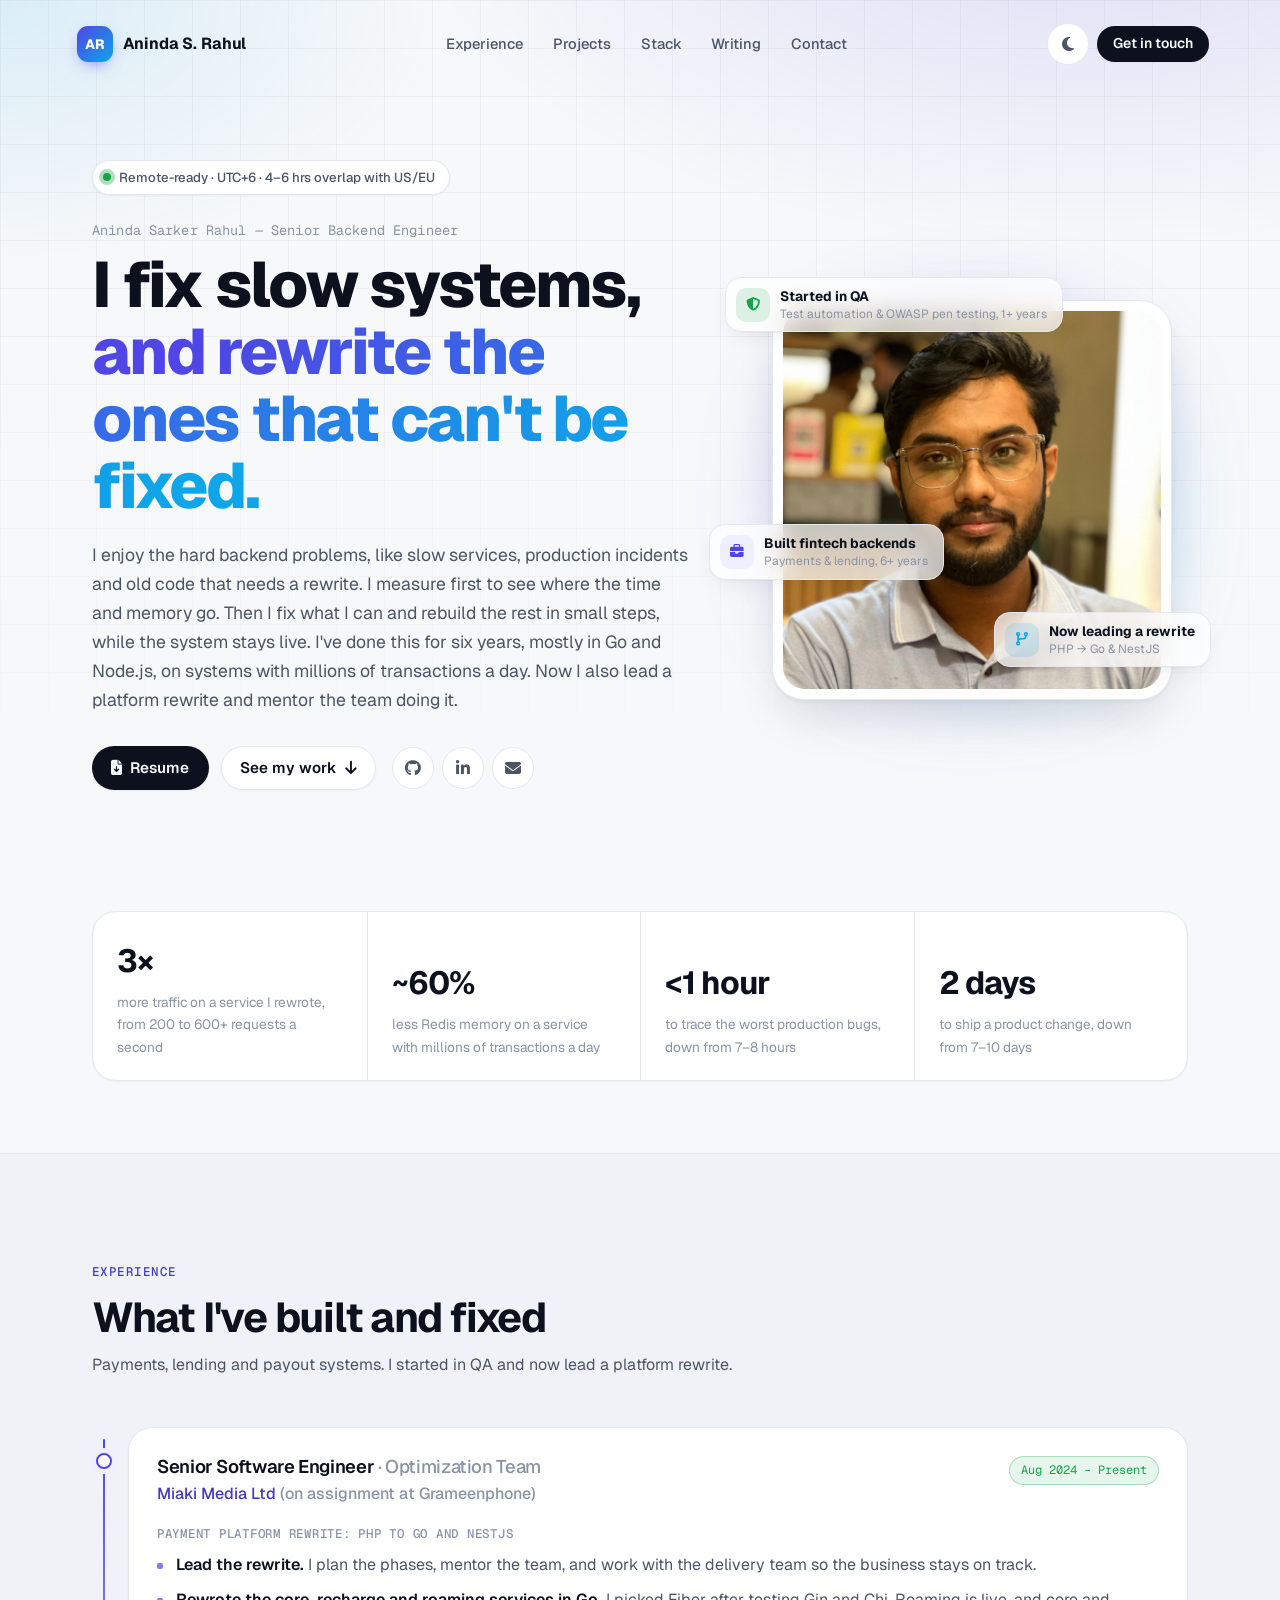
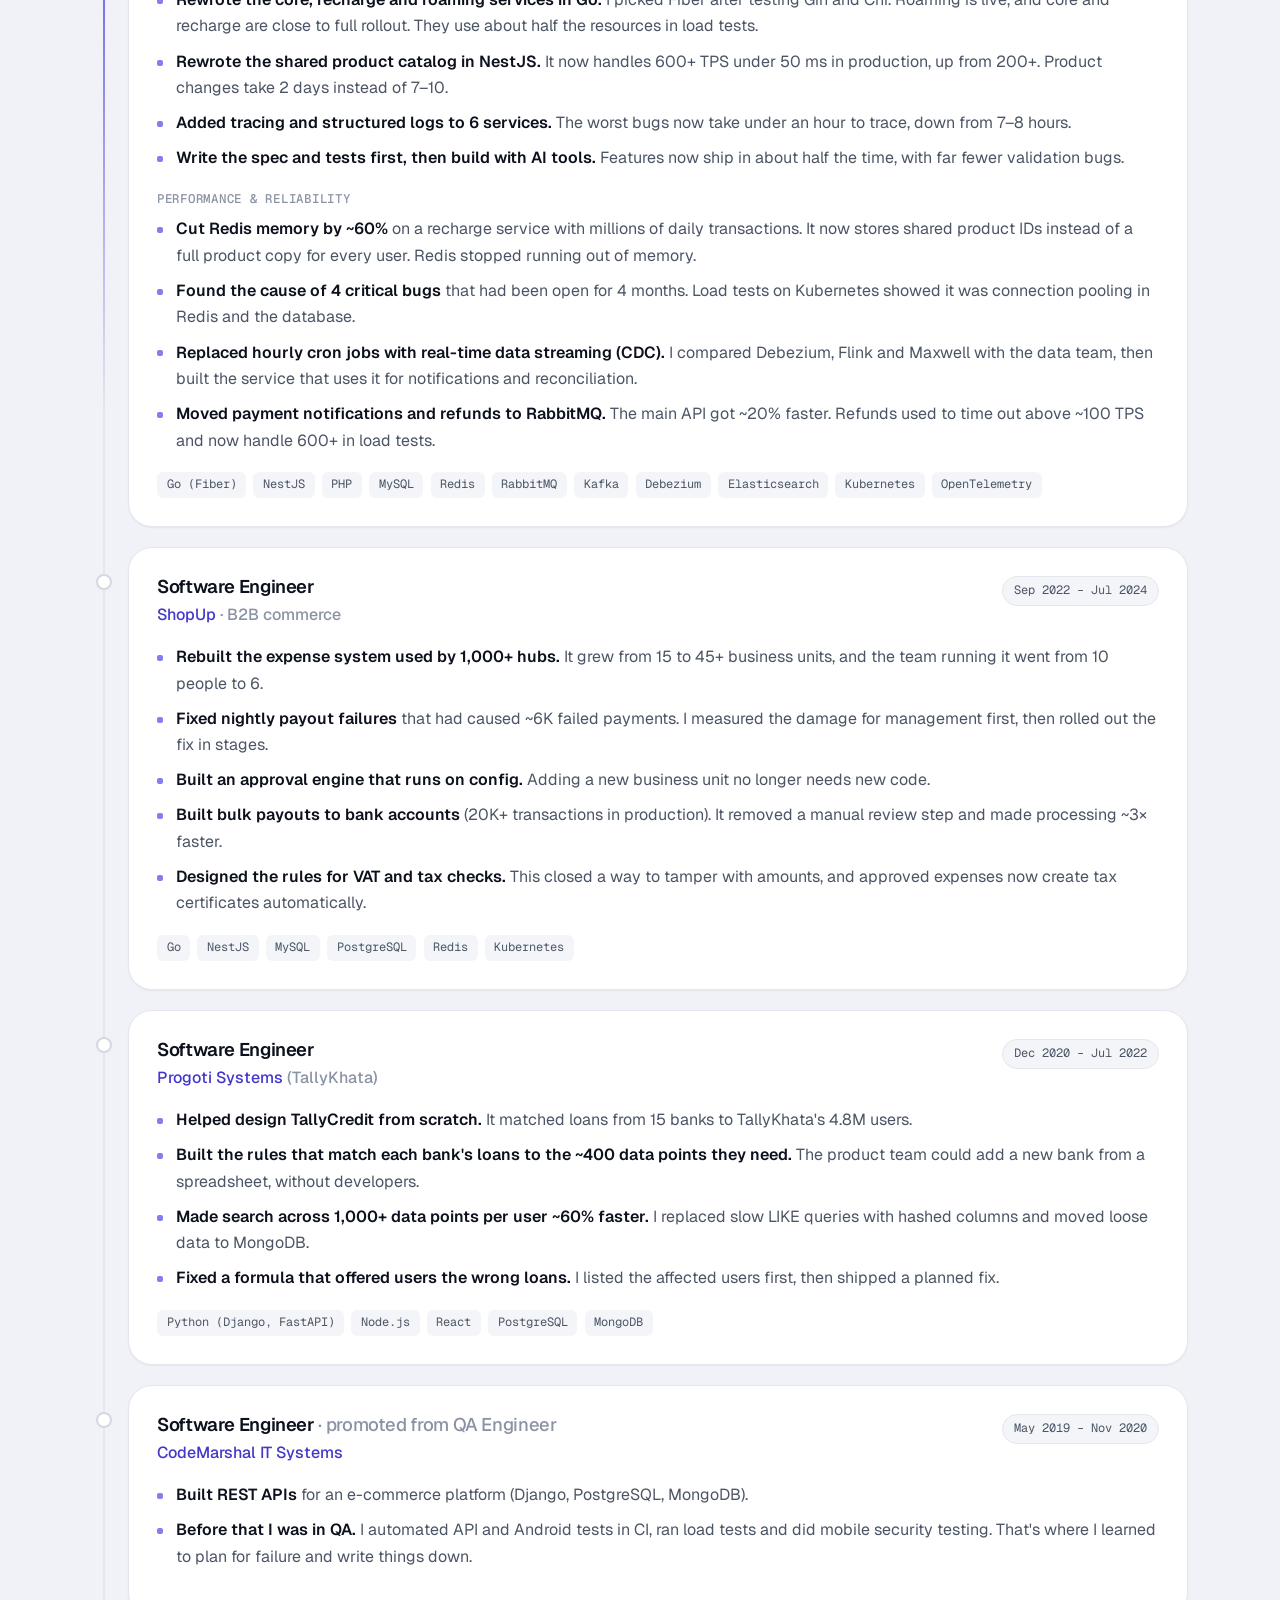
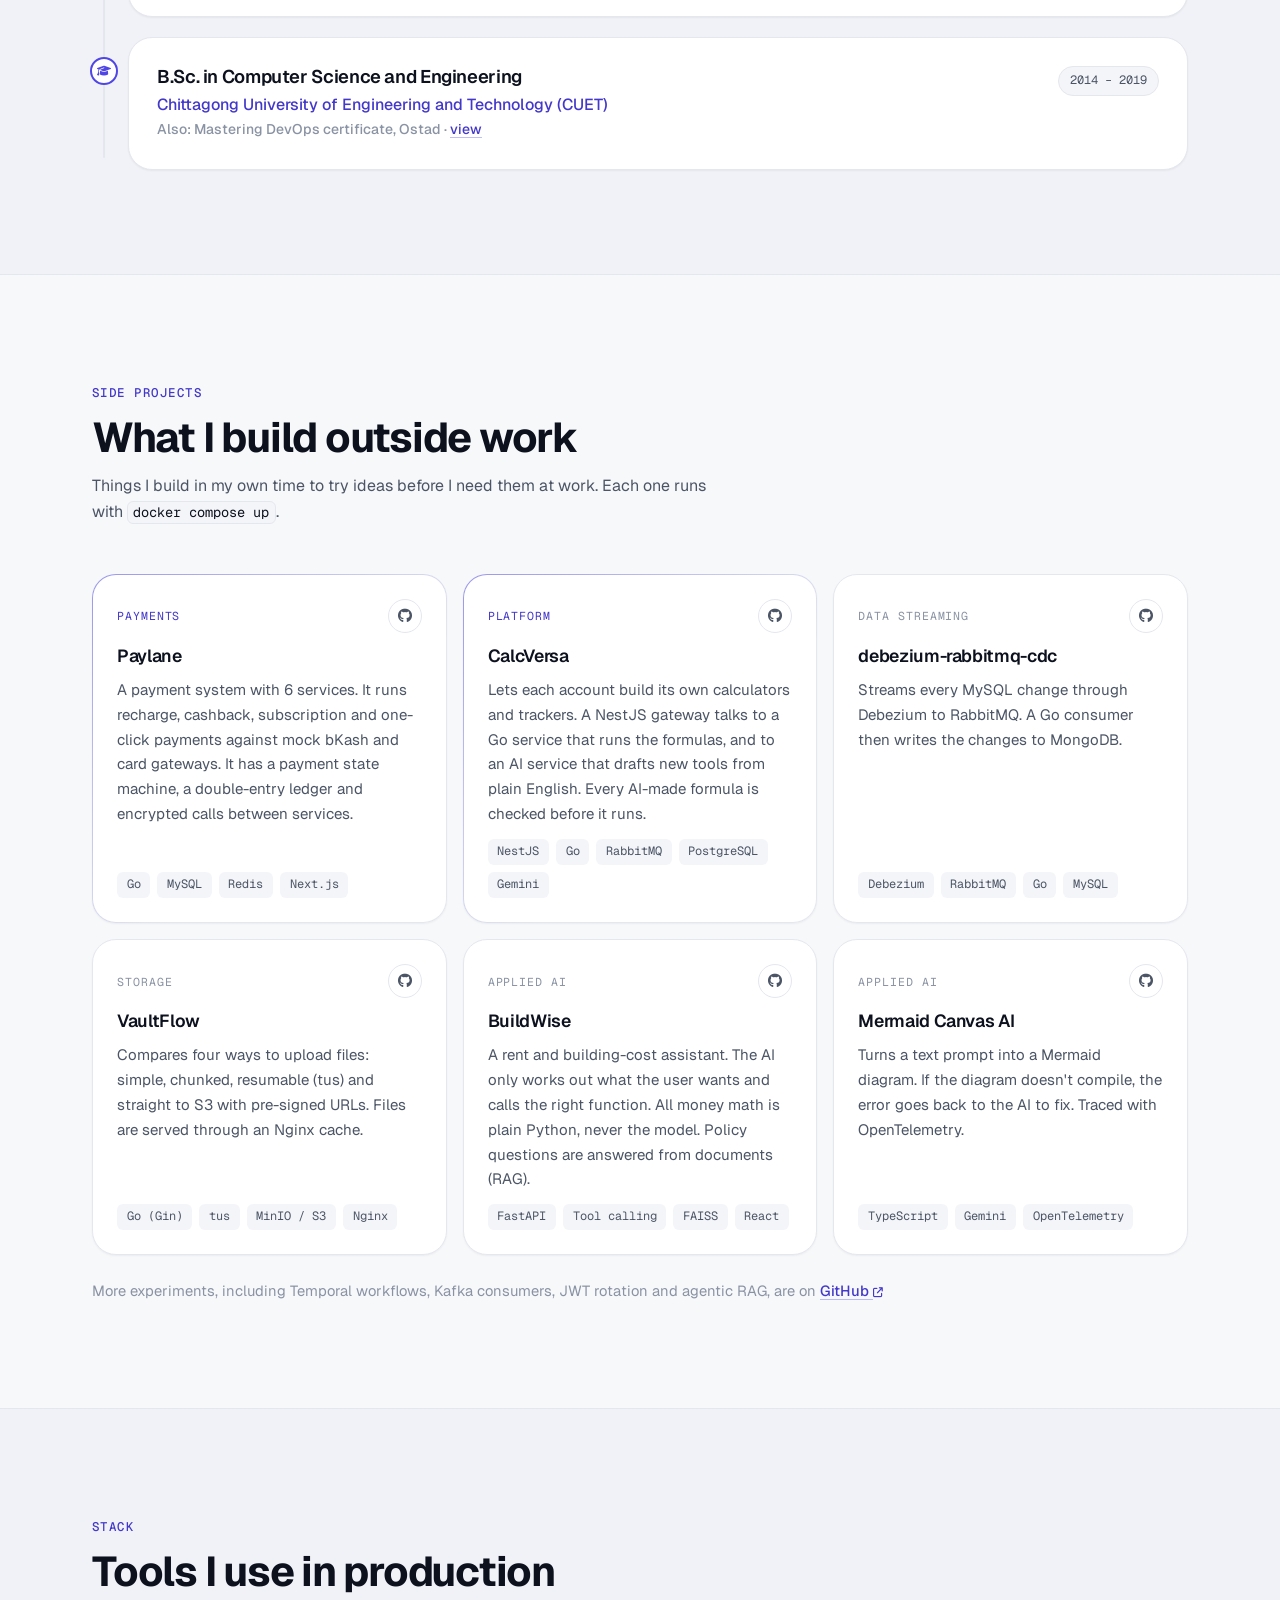
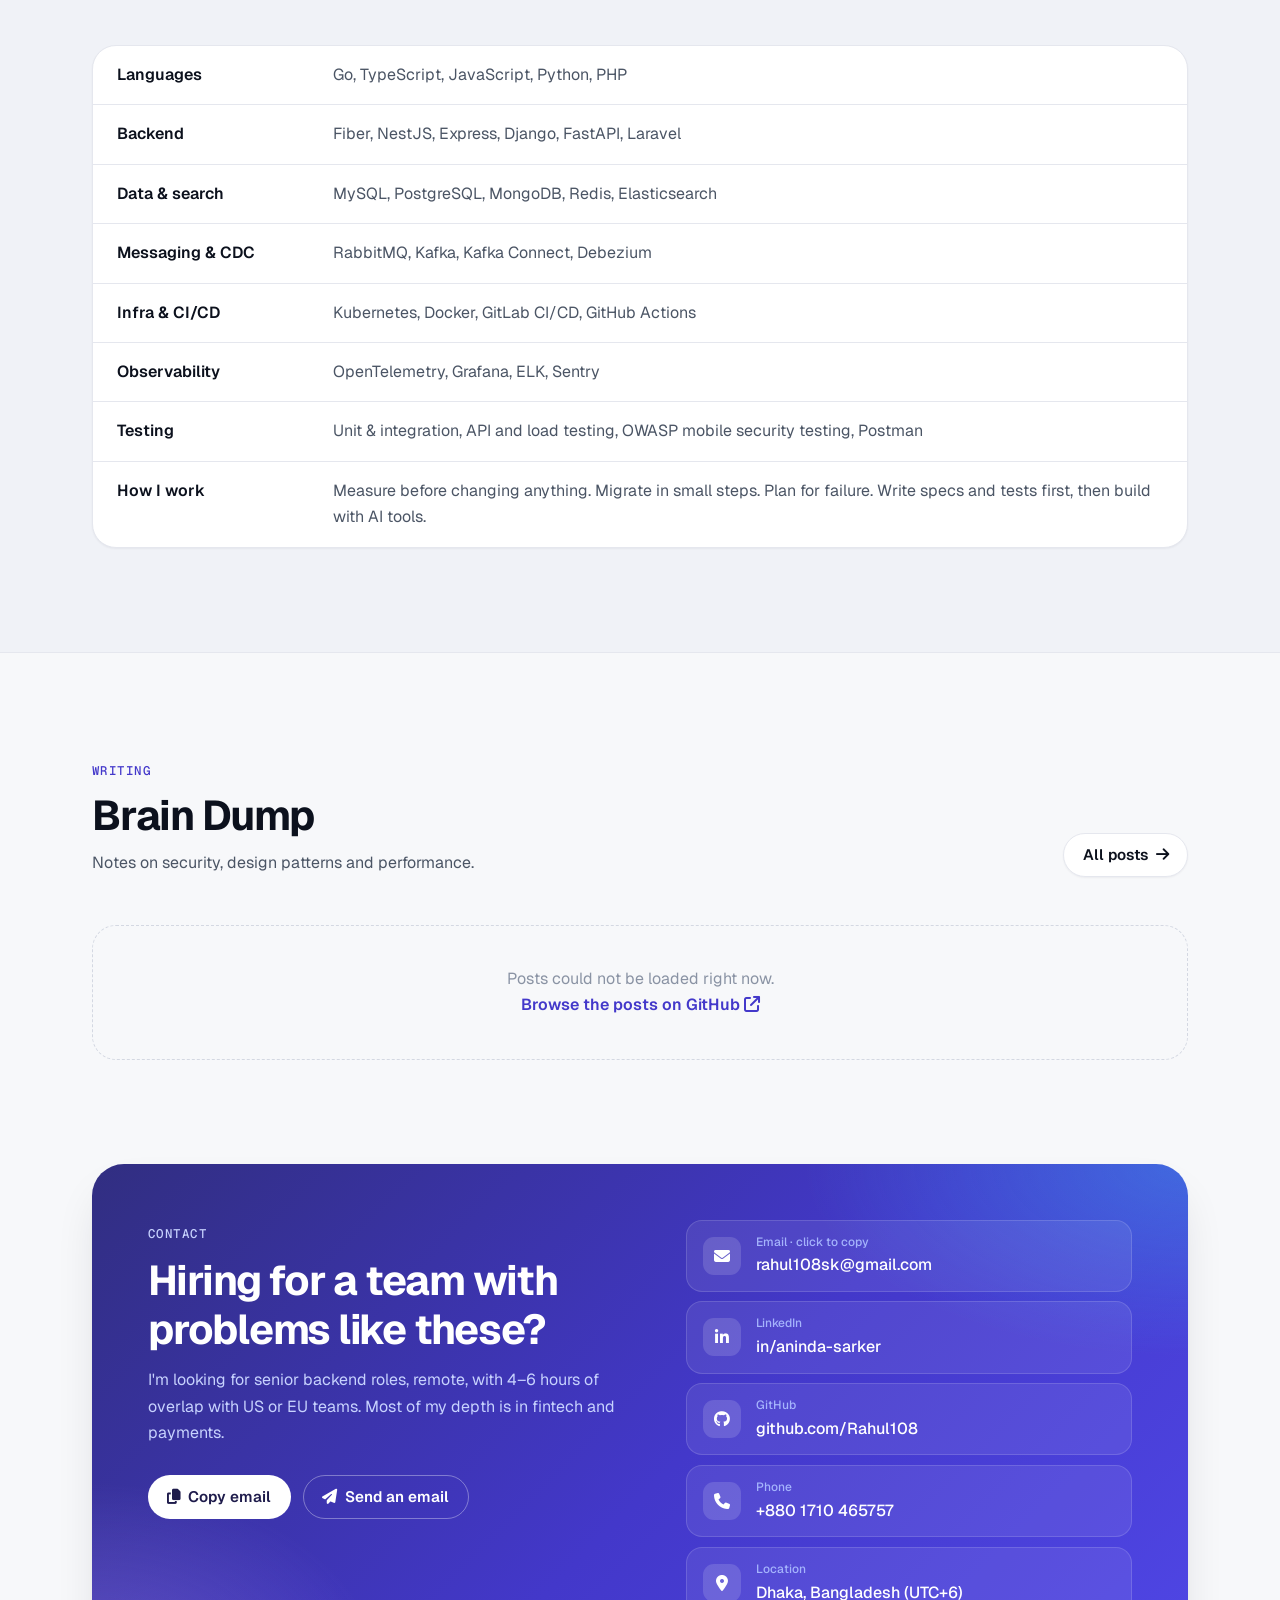
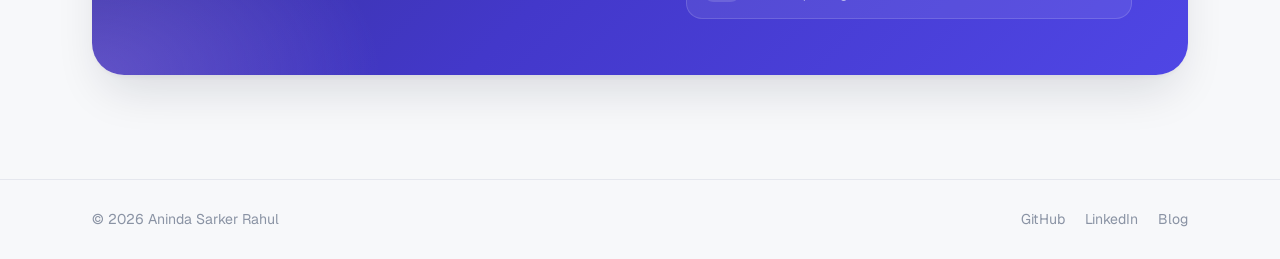
<file: index.html>
<!DOCTYPE html>
<html lang="en">
  <head>
    <meta charset="UTF-8" />
    <meta name="viewport" content="width=device-width, initial-scale=1, viewport-fit=cover" />
    <title>Aninda Sarker Rahul | Senior Backend Engineer</title>
    <meta
      name="description"
      content="Aninda Sarker Rahul — Senior Backend Engineer. I fix slow systems and rewrite the ones that can't be fixed. 6+ years, mostly Go and Node.js, mostly fintech and payments. Remote-ready (UTC+6)."
    />
    <meta property="og:title" content="Aninda Sarker Rahul | Senior Backend Engineer" />
    <meta property="og:description" content="Senior backend engineer. I fix slow systems and rewrite the ones that can't be fixed." />
    <meta property="og:image" content="./assets/profile.jpg?v=2" />
    <meta property="og:type" content="website" />
    <meta name="theme-color" content="#f7f8fa" media="(prefers-color-scheme: light)" />
    <meta name="theme-color" content="#0b0d12" media="(prefers-color-scheme: dark)" />
    <link rel="icon" href="data:image/svg+xml,<svg xmlns='http://www.w3.org/2000/svg' viewBox='0 0 64 64'><rect width='64' height='64' rx='16' fill='%234f46e5'/><text x='50%25' y='54%25' dominant-baseline='middle' text-anchor='middle' font-family='Arial' font-weight='700' font-size='28' fill='white'>AR</text></svg>" />

    <!-- Set theme before paint to avoid a flash -->
    <script>
      (function () {
        var t = localStorage.getItem('portfolio-theme')
        if (t !== 'light' && t !== 'dark') {
          t = window.matchMedia('(prefers-color-scheme: dark)').matches ? 'dark' : 'light'
        }
        document.documentElement.dataset.theme = t
      })()
    </script>

    <link rel="preconnect" href="https://fonts.googleapis.com" />
    <link rel="preconnect" href="https://fonts.gstatic.com" crossorigin />
    <link
      href="https://fonts.googleapis.com/css2?family=Geist:wght@400;500;600;700;800&family=Geist+Mono:wght@400;500&family=Noto+Sans+Bengali:wght@400;600&display=swap"
      rel="stylesheet"
    />
    <link rel="stylesheet" href="https://cdnjs.cloudflare.com/ajax/libs/font-awesome/6.7.2/css/all.min.css" referrerpolicy="no-referrer" />
    <link rel="stylesheet" href="styles.css?v=6" />
  </head>
  <body>
    <a class="skip-link" href="#main">Skip to content</a>
    <div class="bg-decor" aria-hidden="true"></div>

    <!-- Navigation -->
    <header class="nav-wrap">
      <nav class="nav" aria-label="Primary">
        <a href="#top" class="brand" aria-label="Home">
          <span class="brand__mark">AR</span>
          <span class="brand__name">Aninda S. Rahul</span>
        </a>

        <ul class="nav__links" id="nav-links">
          <li><a class="nav__link" href="#experience">Experience</a></li>
          <li><a class="nav__link" href="#projects">Projects</a></li>
          <li><a class="nav__link" href="#stack">Stack</a></li>
          <li><a class="nav__link" href="#blog">Writing</a></li>
          <li><a class="nav__link" href="#contact">Contact</a></li>
        </ul>

        <div class="nav__actions">
          <button type="button" class="icon-btn theme-toggle" aria-label="Toggle dark mode">
            <i class="fas fa-moon icon-moon" aria-hidden="true"></i>
            <i class="fas fa-sun icon-sun" aria-hidden="true"></i>
          </button>
          <a href="#contact" class="btn btn--primary btn--sm nav__cta">Get in touch</a>
          <button
            type="button"
            class="icon-btn nav__toggle"
            aria-label="Open menu"
            aria-expanded="false"
            aria-controls="nav-links"
          >
            <span class="burger" aria-hidden="true"><span></span><span></span></span>
          </button>
        </div>
      </nav>
    </header>

    <main id="main">
      <!-- Hero -->
      <section class="hero" id="top">
        <div class="container hero__grid">
          <div class="hero__content" id="about">
            <span class="status-pill reveal">
              <span class="status-pill__dot"></span>
              Remote-ready · UTC+6 · 4–6 hrs overlap with US/EU
            </span>

            <p class="hero__eyebrow reveal">Aninda Sarker Rahul — Senior Backend Engineer</p>

            <h1 class="hero__title reveal">
              I fix slow systems, <span class="text-gradient">and rewrite the ones that can't be fixed.</span>
            </h1>

            <p class="hero__desc reveal">
              I enjoy the hard backend problems, like slow services, production incidents and old code that needs
              a rewrite. I measure first to see where the time and memory go. Then I fix what I can and rebuild
              the rest in small steps, while the system stays live. I've done this for six years, mostly in Go and
              Node.js, on systems with millions of transactions a day. Now I also lead a platform rewrite and
              mentor the team doing it.
            </p>

            <div class="hero__actions reveal">
              <a
                href="https://drive.google.com/file/d/1-0nGLWYU14aGQfqN93FVnw6Re3Ww5cSo/view?usp=sharing"
                target="_blank"
                rel="noopener noreferrer"
                class="btn btn--primary"
              >
                <i class="fas fa-file-arrow-down" aria-hidden="true"></i> Resume
              </a>
              <a href="#experience" class="btn btn--ghost">
                See my work <i class="fas fa-arrow-down" aria-hidden="true"></i>
              </a>
              <div class="social-row">
                <a href="https://github.com/Rahul108" target="_blank" rel="noopener noreferrer" class="icon-btn" aria-label="GitHub">
                  <i class="fab fa-github" aria-hidden="true"></i>
                </a>
                <a href="https://www.linkedin.com/in/aninda-sarker/" target="_blank" rel="noopener noreferrer" class="icon-btn" aria-label="LinkedIn">
                  <i class="fab fa-linkedin-in" aria-hidden="true"></i>
                </a>
                <button type="button" class="icon-btn copy-email" data-email="rahul108sk@gmail.com" aria-label="Copy email address" title="Copy email">
                  <i class="fas fa-envelope" aria-hidden="true"></i>
                </button>
              </div>
            </div>

            <p class="hero__stackline reveal">Go · NestJS · MySQL · Redis · RabbitMQ · Kafka/Debezium · Kubernetes</p>
          </div>

          <div class="hero__visual reveal">
            <div class="portrait-stage">
              <div class="portrait">
                <img src="./assets/profile.jpg?v=2" alt="Portrait of Aninda Sarker Rahul" width="800" height="800" />
                <div class="float-chip float-chip--tl">
                  <span class="float-chip__icon float-chip__icon--sec"><i class="fas fa-shield-halved" aria-hidden="true"></i></span>
                  <span><strong>Started in QA</strong><small>Test automation &amp; OWASP pen testing, 1+ years</small></span>
                </div>
                <div class="float-chip float-chip--br">
                  <span class="float-chip__icon float-chip__icon--alt"><i class="fas fa-code-branch" aria-hidden="true"></i></span>
                  <span><strong>Now leading a rewrite</strong><small>PHP → Go &amp; NestJS</small></span>
                </div>
                <div class="float-chip float-chip--bl">
                  <span class="float-chip__icon"><i class="fas fa-briefcase" aria-hidden="true"></i></span>
                  <span><strong>Built fintech backends</strong><small>Payments &amp; lending, 6+ years</small></span>
                </div>
              </div>
            </div>
          </div>
        </div>

        <div class="container">
          <dl class="stats reveal">
            <div class="stat"><dt>more traffic on a service I rewrote, from 200 to 600+ requests a second</dt><dd>3×</dd></div>
            <div class="stat"><dt>less Redis memory on a service with millions of transactions a day</dt><dd>~60%</dd></div>
            <div class="stat"><dt>to trace the worst production bugs, down from 7–8 hours</dt><dd>&lt;1 hour</dd></div>
            <div class="stat"><dt>to ship a product change, down from 7–10 days</dt><dd>2 days</dd></div>
          </dl>
        </div>
      </section>

      <!-- Experience -->
      <section class="section section--tinted" id="experience">
        <div class="container">
          <header class="section__head reveal">
            <span class="section__kicker">Experience</span>
            <h2 class="section__title">What I've built and fixed</h2>
            <p class="section__lead">Payments, lending and payout systems. I started in QA and now lead a platform rewrite.</p>
          </header>

          <ol class="timeline">
            <li class="timeline__item reveal">
              <div class="timeline__dot timeline__dot--now" aria-hidden="true"></div>
              <article class="card timeline__card">
                <header class="timeline__head">
                  <div>
                    <h3>Senior Software Engineer <span class="muted">· Optimization Team</span></h3>
                    <p class="timeline__company">Miaki Media Ltd <span class="muted">(on assignment at Grameenphone)</span></p>
                  </div>
                  <span class="date-pill date-pill--now">Aug 2024 – Present</span>
                </header>

                <h4 class="timeline__group">Payment platform rewrite: PHP to Go and NestJS</h4>
                <ul class="timeline__points">
                  <li><strong>Lead the rewrite.</strong> I plan the phases, mentor the team, and work with the delivery team so the business stays on track.</li>
                  <li><strong>Rewrote the core, recharge and roaming services in Go.</strong> I picked Fiber after testing Gin and Chi. Roaming is live, and core and recharge are close to full rollout. They use about half the resources in load tests.</li>
                  <li><strong>Rewrote the shared product catalog in NestJS.</strong> It now handles 600+ TPS under 50 ms in production, up from 200+. Product changes take 2 days instead of 7–10.</li>
                  <li><strong>Added tracing and structured logs to 6 services.</strong> The worst bugs now take under an hour to trace, down from 7–8 hours.</li>
                  <li><strong>Write the spec and tests first, then build with AI tools.</strong> Features now ship in about half the time, with far fewer validation bugs.</li>
                </ul>

                <h4 class="timeline__group">Performance &amp; reliability</h4>
                <ul class="timeline__points">
                  <li><strong>Cut Redis memory by ~60%</strong> on a recharge service with millions of daily transactions. It now stores shared product IDs instead of a full product copy for every user. Redis stopped running out of memory.</li>
                  <li><strong>Found the cause of 4 critical bugs</strong> that had been open for 4 months. Load tests on Kubernetes showed it was connection pooling in Redis and the database.</li>
                  <li><strong>Replaced hourly cron jobs with real-time data streaming (CDC).</strong> I compared Debezium, Flink and Maxwell with the data team, then built the service that uses it for notifications and reconciliation.</li>
                  <li><strong>Moved payment notifications and refunds to RabbitMQ.</strong> The main API got ~20% faster. Refunds used to time out above ~100 TPS and now handle 600+ in load tests.</li>
                </ul>
                <ul class="tags">
                  <li>Go (Fiber)</li><li>NestJS</li><li>PHP</li><li>MySQL</li><li>Redis</li><li>RabbitMQ</li><li>Kafka</li><li>Debezium</li><li>Elasticsearch</li><li>Kubernetes</li><li>OpenTelemetry</li>
                </ul>
              </article>
            </li>

            <li class="timeline__item reveal">
              <div class="timeline__dot" aria-hidden="true"></div>
              <article class="card timeline__card">
                <header class="timeline__head">
                  <div>
                    <h3>Software Engineer</h3>
                    <p class="timeline__company">ShopUp <span class="muted">· B2B commerce</span></p>
                  </div>
                  <span class="date-pill">Sep 2022 – Jul 2024</span>
                </header>
                <ul class="timeline__points">
                  <li><strong>Rebuilt the expense system used by 1,000+ hubs.</strong> It grew from 15 to 45+ business units, and the team running it went from 10 people to 6.</li>
                  <li><strong>Fixed nightly payout failures</strong> that had caused ~6K failed payments. I measured the damage for management first, then rolled out the fix in stages.</li>
                  <li><strong>Built an approval engine that runs on config.</strong> Adding a new business unit no longer needs new code.</li>
                  <li><strong>Built bulk payouts to bank accounts</strong> (20K+ transactions in production). It removed a manual review step and made processing ~3× faster.</li>
                  <li><strong>Designed the rules for VAT and tax checks.</strong> This closed a way to tamper with amounts, and approved expenses now create tax certificates automatically.</li>
                </ul>
                <ul class="tags">
                  <li>Go</li><li>NestJS</li><li>MySQL</li><li>PostgreSQL</li><li>Redis</li><li>Kubernetes</li>
                </ul>
              </article>
            </li>

            <li class="timeline__item reveal">
              <div class="timeline__dot" aria-hidden="true"></div>
              <article class="card timeline__card">
                <header class="timeline__head">
                  <div>
                    <h3>Software Engineer</h3>
                    <p class="timeline__company">Progoti Systems <span class="muted">(TallyKhata)</span></p>
                  </div>
                  <span class="date-pill">Dec 2020 – Jul 2022</span>
                </header>
                <ul class="timeline__points">
                  <li><strong>Helped design TallyCredit from scratch.</strong> It matched loans from 15 banks to TallyKhata's 4.8M users.</li>
                  <li><strong>Built the rules that match each bank's loans to the ~400 data points they need.</strong> The product team could add a new bank from a spreadsheet, without developers.</li>
                  <li><strong>Made search across 1,000+ data points per user ~60% faster.</strong> I replaced slow LIKE queries with hashed columns and moved loose data to MongoDB.</li>
                  <li><strong>Fixed a formula that offered users the wrong loans.</strong> I listed the affected users first, then shipped a planned fix.</li>
                </ul>
                <ul class="tags">
                  <li>Python (Django, FastAPI)</li><li>Node.js</li><li>React</li><li>PostgreSQL</li><li>MongoDB</li>
                </ul>
              </article>
            </li>

            <li class="timeline__item reveal">
              <div class="timeline__dot" aria-hidden="true"></div>
              <article class="card timeline__card">
                <header class="timeline__head">
                  <div>
                    <h3>Software Engineer <span class="muted">· promoted from QA Engineer</span></h3>
                    <p class="timeline__company">CodeMarshal IT Systems</p>
                  </div>
                  <span class="date-pill">May 2019 – Nov 2020</span>
                </header>
                <ul class="timeline__points">
                  <li><strong>Built REST APIs</strong> for an e-commerce platform (Django, PostgreSQL, MongoDB).</li>
                  <li><strong>Before that I was in QA.</strong> I automated API and Android tests in CI, ran load tests and did mobile security testing. That's where I learned to plan for failure and write things down.</li>
                </ul>
              </article>
            </li>

            <li class="timeline__item reveal">
              <div class="timeline__dot timeline__dot--edu" aria-hidden="true"><i class="fas fa-graduation-cap"></i></div>
              <article class="card timeline__card timeline__card--edu">
                <header class="timeline__head">
                  <div>
                    <h3>B.Sc. in Computer Science and Engineering</h3>
                    <p class="timeline__company">Chittagong University of Engineering and Technology (CUET)</p>
                    <p class="muted small">
                      Also: Mastering DevOps certificate, Ostad ·
                      <a class="inline-link" href="https://drive.google.com/file/d/1OYh5zVAFOZsCk3yLEkH9cH0j6q_821nA/view?usp=sharing" target="_blank" rel="noopener noreferrer">view</a>
                    </p>
                  </div>
                  <span class="date-pill">2014 – 2019</span>
                </header>
              </article>
            </li>
          </ol>
        </div>
      </section>

      <!-- Projects -->
      <section class="section" id="projects">
        <div class="container">
          <header class="section__head reveal">
            <span class="section__kicker">Side projects</span>
            <h2 class="section__title">What I build outside work</h2>
            <p class="section__lead">Things I build in my own time to try ideas before I need them at work. Each one runs with <code>docker compose up</code>.</p>
          </header>

          <div class="projects">
            <article class="card project project--featured reveal">
              <div class="project__top">
                <span class="project__label">Payments</span>
                <div class="project__links">
                  <a href="https://github.com/Rahul108/Paylane" target="_blank" rel="noopener noreferrer" class="icon-btn icon-btn--sm" aria-label="Paylane on GitHub"><i class="fab fa-github" aria-hidden="true"></i></a>
                </div>
              </div>
              <h3>Paylane</h3>
              <p>A payment system with 6 services. It runs recharge, cashback, subscription and one-click payments against mock bKash and card gateways. It has a payment state machine, a double-entry ledger and encrypted calls between services.</p>
              <ul class="tags"><li>Go</li><li>MySQL</li><li>Redis</li><li>Next.js</li></ul>
            </article>

            <article class="card project project--featured reveal">
              <div class="project__top">
                <span class="project__label">Platform</span>
                <div class="project__links">
                  <a href="https://github.com/Rahul108/calc-versa" target="_blank" rel="noopener noreferrer" class="icon-btn icon-btn--sm" aria-label="CalcVersa on GitHub"><i class="fab fa-github" aria-hidden="true"></i></a>
                </div>
              </div>
              <h3>CalcVersa</h3>
              <p>Lets each account build its own calculators and trackers. A NestJS gateway talks to a Go service that runs the formulas, and to an AI service that drafts new tools from plain English. Every AI-made formula is checked before it runs.</p>
              <ul class="tags"><li>NestJS</li><li>Go</li><li>RabbitMQ</li><li>PostgreSQL</li><li>Gemini</li></ul>
            </article>

            <article class="card project reveal">
              <div class="project__top">
                <span class="project__label">Data streaming</span>
                <div class="project__links">
                  <a href="https://github.com/Rahul108/debezium-rabbitmq-cdc" target="_blank" rel="noopener noreferrer" class="icon-btn icon-btn--sm" aria-label="debezium-rabbitmq-cdc on GitHub"><i class="fab fa-github" aria-hidden="true"></i></a>
                </div>
              </div>
              <h3>debezium-rabbitmq-cdc</h3>
              <p>Streams every MySQL change through Debezium to RabbitMQ. A Go consumer then writes the changes to MongoDB.</p>
              <ul class="tags"><li>Debezium</li><li>RabbitMQ</li><li>Go</li><li>MySQL</li></ul>
            </article>

            <article class="card project reveal">
              <div class="project__top">
                <span class="project__label">Storage</span>
                <div class="project__links">
                  <a href="https://github.com/Rahul108/multi-protocol-file-upload" target="_blank" rel="noopener noreferrer" class="icon-btn icon-btn--sm" aria-label="VaultFlow on GitHub"><i class="fab fa-github" aria-hidden="true"></i></a>
                </div>
              </div>
              <h3>VaultFlow</h3>
              <p>Compares four ways to upload files: simple, chunked, resumable (tus) and straight to S3 with pre-signed URLs. Files are served through an Nginx cache.</p>
              <ul class="tags"><li>Go (Gin)</li><li>tus</li><li>MinIO / S3</li><li>Nginx</li></ul>
            </article>

            <article class="card project reveal">
              <div class="project__top">
                <span class="project__label">Applied AI</span>
                <div class="project__links">
                  <a href="https://github.com/Rahul108/BuildWise" target="_blank" rel="noopener noreferrer" class="icon-btn icon-btn--sm" aria-label="BuildWise on GitHub"><i class="fab fa-github" aria-hidden="true"></i></a>
                </div>
              </div>
              <h3>BuildWise</h3>
              <p>A rent and building-cost assistant. The AI only works out what the user wants and calls the right function. All money math is plain Python, never the model. Policy questions are answered from documents (RAG).</p>
              <ul class="tags"><li>FastAPI</li><li>Tool calling</li><li>FAISS</li><li>React</li></ul>
            </article>

            <article class="card project reveal">
              <div class="project__top">
                <span class="project__label">Applied AI</span>
                <div class="project__links">
                  <a href="https://github.com/Rahul108/mermaid_canvas_ai" target="_blank" rel="noopener noreferrer" class="icon-btn icon-btn--sm" aria-label="Mermaid Canvas AI on GitHub"><i class="fab fa-github" aria-hidden="true"></i></a>
                </div>
              </div>
              <h3>Mermaid Canvas AI</h3>
              <p>Turns a text prompt into a Mermaid diagram. If the diagram doesn't compile, the error goes back to the AI to fix. Traced with OpenTelemetry.</p>
              <ul class="tags"><li>TypeScript</li><li>Gemini</li><li>OpenTelemetry</li></ul>
            </article>
          </div>

          <p class="projects__more reveal">
            More experiments, including Temporal workflows, Kafka consumers, JWT rotation and agentic RAG, are on
            <a class="inline-link" href="https://github.com/Rahul108?tab=repositories" target="_blank" rel="noopener noreferrer">GitHub <i class="fas fa-arrow-up-right-from-square" aria-hidden="true"></i></a>
          </p>
        </div>
      </section>

      <!-- Stack -->
      <section class="section section--tinted" id="stack">
        <div class="container">
          <header class="section__head reveal">
            <span class="section__kicker">Stack</span>
            <h2 class="section__title">Tools I use in production</h2>
          </header>

          <dl class="stack reveal">
            <div class="stack__row"><dt>Languages</dt><dd>Go, TypeScript, JavaScript, Python, PHP</dd></div>
            <div class="stack__row"><dt>Backend</dt><dd>Fiber, NestJS, Express, Django, FastAPI, Laravel</dd></div>
            <div class="stack__row"><dt>Data &amp; search</dt><dd>MySQL, PostgreSQL, MongoDB, Redis, Elasticsearch</dd></div>
            <div class="stack__row"><dt>Messaging &amp; CDC</dt><dd>RabbitMQ, Kafka, Kafka Connect, Debezium</dd></div>
            <div class="stack__row"><dt>Infra &amp; CI/CD</dt><dd>Kubernetes, Docker, GitLab CI/CD, GitHub Actions</dd></div>
            <div class="stack__row"><dt>Observability</dt><dd>OpenTelemetry, Grafana, ELK, Sentry</dd></div>
            <div class="stack__row"><dt>Testing</dt><dd>Unit &amp; integration, API and load testing, OWASP mobile security testing, Postman</dd></div>
            <div class="stack__row"><dt>How I work</dt><dd>Measure before changing anything. Migrate in small steps. Plan for failure. Write specs and tests first, then build with AI tools.</dd></div>
          </dl>
        </div>
      </section>

      <!-- Blog -->
      <section class="section" id="blog">
        <div class="container">
          <header class="section__head section__head--row reveal">
            <div>
              <span class="section__kicker">Writing</span>
              <h2 class="section__title">Brain Dump</h2>
              <p class="section__lead">Notes on security, design patterns and performance.</p>
            </div>
            <a href="blog.html" class="btn btn--ghost">All posts <i class="fas fa-arrow-right" aria-hidden="true"></i></a>
          </header>

          <div class="posts" id="latest-posts" data-limit="3" aria-live="polite">
            <div class="post-card post-card--skeleton"></div>
            <div class="post-card post-card--skeleton"></div>
            <div class="post-card post-card--skeleton"></div>
          </div>
        </div>
      </section>

      <!-- Contact -->
      <section class="section section--flush-top" id="contact">
        <div class="container">
          <div class="cta reveal">
            <div class="cta__text">
              <span class="section__kicker section__kicker--light">Contact</span>
              <h2>Hiring for a team with problems like these?</h2>
              <p>I'm looking for senior backend roles, remote, with 4–6 hours of overlap with US or EU teams. Most of my depth is in fintech and payments.</p>
              <div class="cta__actions">
                <button type="button" class="btn btn--light copy-email" data-email="rahul108sk@gmail.com">
                  <i class="fas fa-copy" aria-hidden="true"></i> Copy email
                </button>
                <a href="mailto:rahul108sk@gmail.com" class="btn btn--outline-light">
                  <i class="fas fa-paper-plane" aria-hidden="true"></i> Send an email
                </a>
              </div>
            </div>

            <ul class="contact-list">
              <li>
                <button type="button" class="contact-item copy-email" data-email="rahul108sk@gmail.com">
                  <span class="contact-item__icon"><i class="fas fa-envelope" aria-hidden="true"></i></span>
                  <span><small>Email · click to copy</small>rahul108sk@gmail.com</span>
                </button>
              </li>
              <li>
                <a href="https://www.linkedin.com/in/aninda-sarker/" target="_blank" rel="noopener noreferrer" class="contact-item">
                  <span class="contact-item__icon"><i class="fab fa-linkedin-in" aria-hidden="true"></i></span>
                  <span><small>LinkedIn</small>in/aninda-sarker</span>
                </a>
              </li>
              <li>
                <a href="https://github.com/Rahul108" target="_blank" rel="noopener noreferrer" class="contact-item">
                  <span class="contact-item__icon"><i class="fab fa-github" aria-hidden="true"></i></span>
                  <span><small>GitHub</small>github.com/Rahul108</span>
                </a>
              </li>
              <li>
                <a href="tel:+8801710465757" class="contact-item">
                  <span class="contact-item__icon"><i class="fas fa-phone" aria-hidden="true"></i></span>
                  <span><small>Phone</small>+880 1710 465757</span>
                </a>
              </li>
              <li>
                <div class="contact-item contact-item--static">
                  <span class="contact-item__icon"><i class="fas fa-location-dot" aria-hidden="true"></i></span>
                  <span><small>Location</small>Dhaka, Bangladesh (UTC+6)</span>
                </div>
              </li>
            </ul>
          </div>
        </div>
      </section>
    </main>

    <footer class="footer">
      <div class="container footer__inner">
        <p>&copy; <span class="js-year">2026</span> Aninda Sarker Rahul</p>
        <nav class="footer__links" aria-label="Footer">
          <a href="https://github.com/Rahul108" target="_blank" rel="noopener noreferrer">GitHub</a>
          <a href="https://www.linkedin.com/in/aninda-sarker/" target="_blank" rel="noopener noreferrer">LinkedIn</a>
          <a href="blog.html">Blog</a>
        </nav>
      </div>
    </footer>

    <button type="button" class="to-top" aria-label="Back to top"><i class="fas fa-arrow-up" aria-hidden="true"></i></button>
    <div id="toast" class="toast" role="status" aria-live="polite"></div>

    <script src="./script.js?v=5"></script>
    <script src="./blog.js?v=4"></script>
  </body>
</html>
</file>
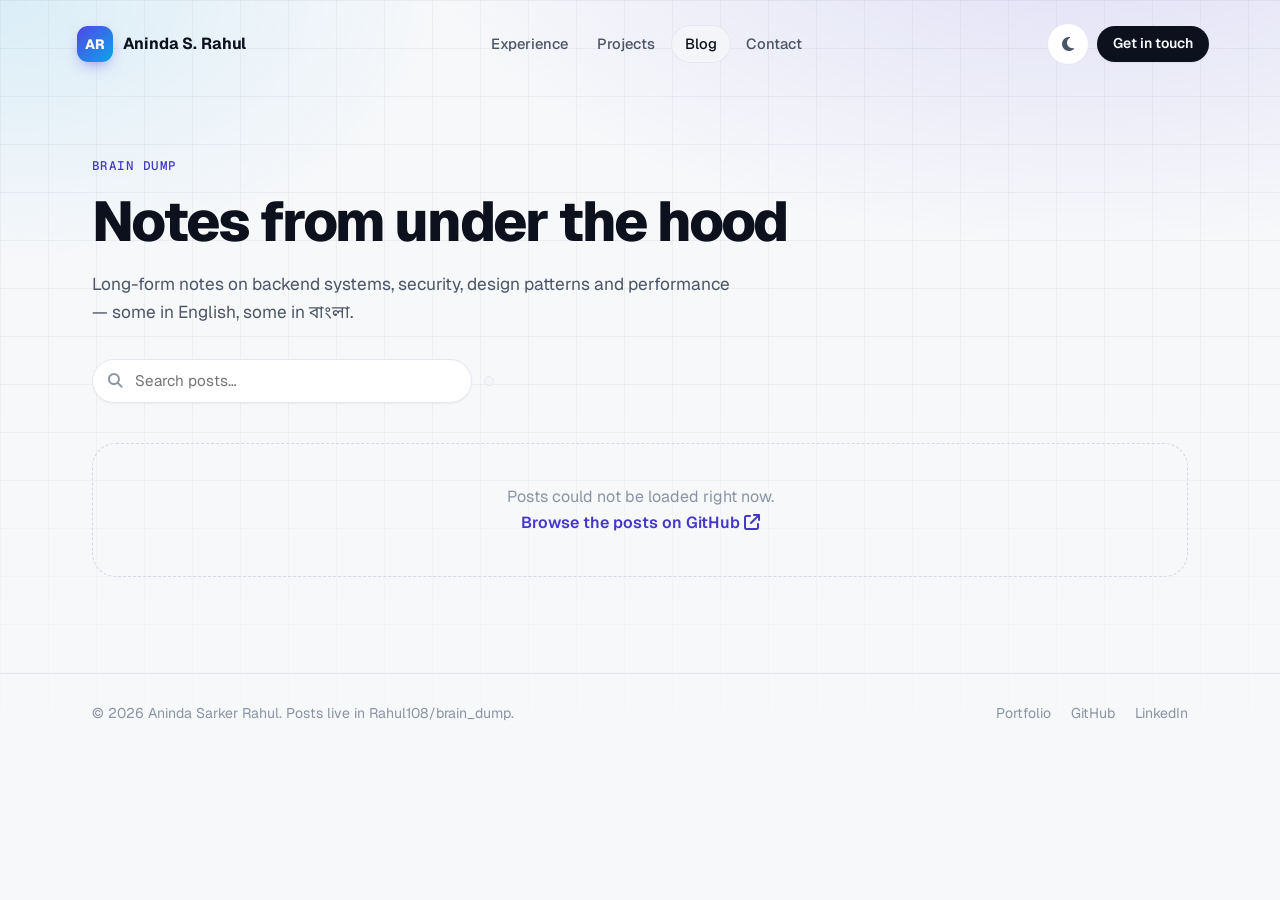
<file: blog.html>
<!DOCTYPE html>
<html lang="en">
  <head>
    <meta charset="UTF-8" />
    <meta name="viewport" content="width=device-width, initial-scale=1, viewport-fit=cover" />
    <title>Brain Dump — Blog | Aninda Sarker Rahul</title>
    <meta
      name="description"
      content="Brain Dump — notes by Aninda Sarker Rahul on backend systems, security, design patterns and performance."
    />
    <meta property="og:title" content="Brain Dump — Blog by Aninda Sarker Rahul" />
    <meta property="og:type" content="website" />
    <meta name="theme-color" content="#f7f8fa" media="(prefers-color-scheme: light)" />
    <meta name="theme-color" content="#0b0d12" media="(prefers-color-scheme: dark)" />
    <link rel="icon" href="data:image/svg+xml,<svg xmlns='http://www.w3.org/2000/svg' viewBox='0 0 64 64'><rect width='64' height='64' rx='16' fill='%234f46e5'/><text x='50%25' y='54%25' dominant-baseline='middle' text-anchor='middle' font-family='Arial' font-weight='700' font-size='28' fill='white'>AR</text></svg>" />

    <script>
      (function () {
        var t = localStorage.getItem('portfolio-theme')
        if (t !== 'light' && t !== 'dark') {
          t = window.matchMedia('(prefers-color-scheme: dark)').matches ? 'dark' : 'light'
        }
        document.documentElement.dataset.theme = t
      })()
    </script>

    <link rel="preconnect" href="https://fonts.googleapis.com" />
    <link rel="preconnect" href="https://fonts.gstatic.com" crossorigin />
    <link rel="preconnect" href="https://raw.githubusercontent.com" crossorigin />
    <link rel="preconnect" href="https://cdn.jsdelivr.net" crossorigin />
    <link
      href="https://fonts.googleapis.com/css2?family=Geist:wght@400;500;600;700;800&family=Geist+Mono:wght@400;500&family=Noto+Sans+Bengali:wght@400;600&display=swap"
      rel="stylesheet"
    />
    <link rel="stylesheet" href="https://cdnjs.cloudflare.com/ajax/libs/font-awesome/6.7.2/css/all.min.css" referrerpolicy="no-referrer" />
    <link rel="stylesheet" href="styles.css?v=6" />
    <link rel="stylesheet" href="blog.css?v=3" />
  </head>
  <body class="page-blog">
    <a class="skip-link" href="#blog-app">Skip to content</a>
    <div class="bg-decor" aria-hidden="true"></div>

    <header class="nav-wrap">
      <nav class="nav" aria-label="Primary">
        <a href="index.html" class="brand" aria-label="Home">
          <span class="brand__mark">AR</span>
          <span class="brand__name">Aninda S. Rahul</span>
        </a>

        <ul class="nav__links" id="nav-links">
          <li><a class="nav__link" href="index.html#experience">Experience</a></li>
          <li><a class="nav__link" href="index.html#projects">Projects</a></li>
          <li><a class="nav__link is-active" href="blog.html" aria-current="page">Blog</a></li>
          <li><a class="nav__link" href="index.html#contact">Contact</a></li>
        </ul>

        <div class="nav__actions">
          <button type="button" class="icon-btn theme-toggle" aria-label="Toggle dark mode">
            <i class="fas fa-moon icon-moon" aria-hidden="true"></i>
            <i class="fas fa-sun icon-sun" aria-hidden="true"></i>
          </button>
          <a href="index.html#contact" class="btn btn--primary btn--sm nav__cta">Get in touch</a>
          <button type="button" class="icon-btn nav__toggle" aria-label="Open menu" aria-expanded="false" aria-controls="nav-links">
            <span class="burger" aria-hidden="true"><span></span><span></span></span>
          </button>
        </div>
      </nav>
    </header>

    <main id="blog-app" class="blog-main">
      <noscript>
        <p class="container" style="padding-top: 8rem">
          The blog needs JavaScript. You can read the posts directly on
          <a href="https://github.com/Rahul108/brain_dump">GitHub</a>.
        </p>
      </noscript>
    </main>

    <footer class="footer">
      <div class="container footer__inner">
        <p>&copy; <span class="js-year">2026</span> Aninda Sarker Rahul. Posts live in <a href="https://github.com/Rahul108/brain_dump" target="_blank" rel="noopener noreferrer">Rahul108/brain_dump</a>.</p>
        <nav class="footer__links" aria-label="Footer">
          <a href="index.html">Portfolio</a>
          <a href="https://github.com/Rahul108" target="_blank" rel="noopener noreferrer">GitHub</a>
          <a href="https://www.linkedin.com/in/aninda-sarker/" target="_blank" rel="noopener noreferrer">LinkedIn</a>
        </nav>
      </div>
    </footer>

    <button type="button" class="to-top" aria-label="Back to top"><i class="fas fa-arrow-up" aria-hidden="true"></i></button>
    <div id="toast" class="toast" role="status" aria-live="polite"></div>

    <script src="./script.js?v=5"></script>
    <script src="./blog.js?v=4"></script>
  </body>
</html>
</file>
<file: styles.css>
/* =========================================================
   Design tokens
   ========================================================= */
:root {
  --font-sans: "Geist", "Noto Sans Bengali", ui-sans-serif, system-ui, -apple-system, "Segoe UI", Roboto, sans-serif;
  --font-mono: "Geist Mono", ui-monospace, SFMono-Regular, Menlo, Consolas, monospace;

  --radius-sm: 10px;
  --radius: 16px;
  --radius-lg: 24px;
  --radius-xl: 32px;

  --container: 1160px;
  --nav-h: 64px;
  --ease: cubic-bezier(0.22, 1, 0.36, 1);

  /* light (default) */
  --bg: #f7f8fa;
  --bg-tint: #f0f2f7;
  --surface: #ffffff;
  --surface-2: #f4f5f9;
  --border: #e5e7ee;
  --border-strong: #d4d8e2;
  --text: #0c111d;
  --text-2: #4b5565;
  --text-3: #8a93a4;
  --accent: #4f46e5;
  --accent-hover: #4338ca;
  --accent-2: #0ea5e9;
  --accent-soft: #eef0ff;
  --accent-text: #4338ca;
  --success: #16a34a;
  --glass: rgba(255, 255, 255, 0.72);
  --shadow-sm: 0 1px 2px rgba(16, 24, 40, 0.05);
  --shadow: 0 1px 2px rgba(16, 24, 40, 0.04), 0 8px 24px -6px rgba(16, 24, 40, 0.08);
  --shadow-lg: 0 2px 4px rgba(16, 24, 40, 0.04), 0 24px 48px -12px rgba(16, 24, 40, 0.14);
  --grid-line: rgba(15, 23, 42, 0.045);
  color-scheme: light;
}

[data-theme="dark"] {
  --bg: #0b0d12;
  --bg-tint: #0f1218;
  --surface: #12151c;
  --surface-2: #181c25;
  --border: #232836;
  --border-strong: #2f3546;
  --text: #eef1f6;
  --text-2: #a3acbd;
  --text-3: #6b7486;
  --accent: #818cf8;
  --accent-hover: #a5b4fc;
  --accent-2: #38bdf8;
  --accent-soft: rgba(129, 140, 248, 0.12);
  --accent-text: #a5b4fc;
  --success: #4ade80;
  --glass: rgba(18, 21, 28, 0.72);
  --shadow-sm: 0 1px 2px rgba(0, 0, 0, 0.3);
  --shadow: 0 1px 2px rgba(0, 0, 0, 0.3), 0 8px 24px -6px rgba(0, 0, 0, 0.4);
  --shadow-lg: 0 24px 48px -12px rgba(0, 0, 0, 0.6);
  --grid-line: rgba(255, 255, 255, 0.035);
  color-scheme: dark;
}

/* =========================================================
   Base
   ========================================================= */
*,
*::before,
*::after {
  box-sizing: border-box;
  margin: 0;
  padding: 0;
}

html {
  scroll-behavior: smooth;
  scroll-padding-top: calc(var(--nav-h) + 32px);
  -webkit-text-size-adjust: 100%;
}

body {
  font-family: var(--font-sans);
  font-size: 1rem;
  line-height: 1.65;
  color: var(--text-2);
  background: var(--bg);
  -webkit-font-smoothing: antialiased;
  text-rendering: optimizeLegibility;
  transition: background-color 0.3s ease, color 0.3s ease;
  overflow-x: hidden;
}

img,
svg {
  display: block;
  max-width: 100%;
}

a {
  color: inherit;
  text-decoration: none;
}

button {
  font: inherit;
  color: inherit;
  background: none;
  border: 0;
  cursor: pointer;
}

ul,
ol {
  list-style: none;
}

h1,
h2,
h3,
h4 {
  color: var(--text);
  line-height: 1.2;
  font-weight: 700;
  letter-spacing: -0.02em;
}

::selection {
  background: var(--accent);
  color: #fff;
}

:focus-visible {
  outline: 2px solid var(--accent);
  outline-offset: 3px;
  border-radius: 8px;
}

.skip-link {
  position: absolute;
  left: 1rem;
  top: -100px;
  z-index: 100;
  padding: 0.6rem 1rem;
  background: var(--accent);
  color: #fff;
  border-radius: var(--radius-sm);
}
.skip-link:focus {
  top: 1rem;
}

.container {
  width: 100%;
  max-width: var(--container);
  margin-inline: auto;
  padding-inline: clamp(1.1rem, 4vw, 2rem);
}

.muted {
  color: var(--text-3);
  font-weight: 500;
}
.small {
  font-size: 0.875rem;
}

.text-gradient {
  background: linear-gradient(100deg, var(--accent) 10%, var(--accent-2) 90%);
  -webkit-background-clip: text;
  background-clip: text;
  color: transparent;
}

/* Background decoration: faint grid + soft color glow at the top */
.bg-decor {
  position: fixed;
  inset: 0;
  z-index: -1;
  pointer-events: none;
  background-image:
    radial-gradient(60rem 30rem at 85% -10%, color-mix(in srgb, var(--accent) 14%, transparent), transparent 70%),
    radial-gradient(40rem 24rem at 0% 0%, color-mix(in srgb, var(--accent-2) 12%, transparent), transparent 70%),
    linear-gradient(var(--grid-line) 1px, transparent 1px),
    linear-gradient(90deg, var(--grid-line) 1px, transparent 1px);
  background-size: auto, auto, 48px 48px, 48px 48px;
  mask-image: linear-gradient(to bottom, #000 0%, #000 40%, transparent 85%);
  -webkit-mask-image: linear-gradient(to bottom, #000 0%, #000 40%, transparent 85%);
}

/* =========================================================
   Buttons & small components
   ========================================================= */
.btn {
  display: inline-flex;
  align-items: center;
  justify-content: center;
  gap: 0.5rem;
  height: 44px;
  padding: 0 1.15rem;
  border-radius: 999px;
  font-weight: 600;
  font-size: 0.95rem;
  white-space: nowrap;
  border: 1px solid transparent;
  transition: transform 0.2s var(--ease), background-color 0.2s, border-color 0.2s, box-shadow 0.2s, color 0.2s;
}
.btn:active {
  transform: scale(0.97);
}
.btn--sm {
  height: 36px;
  padding: 0 0.95rem;
  font-size: 0.875rem;
}
.btn--primary {
  background: var(--text);
  color: var(--bg);
  box-shadow: var(--shadow-sm);
}
.btn--primary:hover {
  background: var(--accent);
  color: #fff;
  box-shadow: 0 8px 24px -8px color-mix(in srgb, var(--accent) 70%, transparent);
}
.btn--ghost {
  background: var(--surface);
  border-color: var(--border);
  color: var(--text);
  box-shadow: var(--shadow-sm);
}
.btn--ghost:hover {
  border-color: var(--border-strong);
  background: var(--surface-2);
}
.btn--ghost i.fa-arrow-right {
  transition: transform 0.2s var(--ease);
}
.btn--ghost:hover i.fa-arrow-right {
  transform: translateX(3px);
}
.btn--light {
  background: #fff;
  color: #1e1b4b;
}
.btn--light:hover {
  background: #eef0ff;
}
.btn--outline-light {
  border-color: rgba(255, 255, 255, 0.35);
  color: #fff;
}
.btn--outline-light:hover {
  background: rgba(255, 255, 255, 0.12);
}

.icon-btn {
  display: inline-grid;
  place-items: center;
  width: 42px;
  height: 42px;
  border-radius: 999px;
  border: 1px solid var(--border);
  background: var(--surface);
  color: var(--text-2);
  font-size: 1rem;
  transition: color 0.2s, border-color 0.2s, background-color 0.2s, transform 0.2s var(--ease);
}
.icon-btn:hover {
  color: var(--accent);
  border-color: color-mix(in srgb, var(--accent) 40%, var(--border));
  transform: translateY(-1px);
}
.icon-btn--sm {
  width: 34px;
  height: 34px;
  font-size: 0.9rem;
}

.chips,
.tags {
  display: flex;
  flex-wrap: wrap;
  gap: 0.45rem;
}
.chips li {
  padding: 0.35rem 0.75rem;
  border-radius: 999px;
  background: var(--surface-2);
  border: 1px solid var(--border);
  color: var(--text);
  font-size: 0.85rem;
  font-weight: 500;
  transition: border-color 0.2s, color 0.2s, background-color 0.2s;
}
.chips li:hover {
  border-color: color-mix(in srgb, var(--accent) 45%, var(--border));
  color: var(--accent-text);
  background: var(--accent-soft);
}
.tags li {
  padding: 0.2rem 0.6rem;
  border-radius: 6px;
  background: var(--surface-2);
  color: var(--text-2);
  font-family: var(--font-mono);
  font-size: 0.75rem;
}

.card {
  background: var(--surface);
  border: 1px solid var(--border);
  border-radius: var(--radius-lg);
  box-shadow: var(--shadow-sm);
  transition: border-color 0.25s, box-shadow 0.25s var(--ease), transform 0.25s var(--ease);
}

/* =========================================================
   Navigation (floating pill)
   ========================================================= */
.nav-wrap {
  position: fixed;
  inset: 0 0 auto 0;
  z-index: 50;
  padding: 12px clamp(0.75rem, 3vw, 1.5rem) 0;
  pointer-events: none;
}
.nav {
  pointer-events: auto;
  position: relative;
  max-width: var(--container);
  margin-inline: auto;
  height: var(--nav-h);
  display: flex;
  align-items: center;
  justify-content: space-between;
  gap: 1rem;
  padding: 0 0.6rem 0 1rem;
  border-radius: 999px;
  border: 1px solid transparent;
  transition: background-color 0.3s, border-color 0.3s, box-shadow 0.3s;
}
.nav-wrap.is-scrolled .nav,
.nav-wrap.is-open .nav {
  background: var(--glass);
  border-color: var(--border);
  box-shadow: var(--shadow);
  -webkit-backdrop-filter: saturate(180%) blur(16px);
  backdrop-filter: saturate(180%) blur(16px);
}

.brand {
  display: inline-flex;
  align-items: center;
  gap: 0.6rem;
  font-weight: 700;
  color: var(--text);
  letter-spacing: -0.01em;
}
.brand__mark {
  display: grid;
  place-items: center;
  width: 36px;
  height: 36px;
  border-radius: 11px;
  background: linear-gradient(135deg, var(--accent), var(--accent-2));
  color: #fff;
  font-size: 0.85rem;
  font-weight: 800;
  box-shadow: 0 6px 16px -6px color-mix(in srgb, var(--accent) 70%, transparent);
}

.nav__links {
  display: flex;
  align-items: center;
  gap: 0.15rem;
}
.nav__link {
  display: block;
  padding: 0.45rem 0.85rem;
  border-radius: 999px;
  font-size: 0.92rem;
  font-weight: 500;
  color: var(--text-2);
  transition: color 0.2s, background-color 0.2s;
}
.nav__link:hover {
  color: var(--text);
  background: var(--surface-2);
}
.nav__link.is-active {
  color: var(--text);
  background: var(--surface-2);
  box-shadow: inset 0 0 0 1px var(--border);
}

.nav__actions {
  display: flex;
  align-items: center;
  gap: 0.5rem;
}
.theme-toggle .icon-sun {
  display: none;
}
[data-theme="dark"] .theme-toggle .icon-sun {
  display: inline-block;
}
[data-theme="dark"] .theme-toggle .icon-moon {
  display: none;
}

.nav__toggle {
  display: none;
}
.burger {
  position: relative;
  width: 16px;
  height: 10px;
}
.burger span {
  position: absolute;
  left: 0;
  width: 100%;
  height: 2px;
  border-radius: 2px;
  background: currentColor;
  transition: transform 0.3s var(--ease), top 0.3s var(--ease);
}
.burger span:first-child {
  top: 0;
}
.burger span:last-child {
  top: 8px;
}
.nav-wrap.is-open .burger span:first-child {
  top: 4px;
  transform: rotate(45deg);
}
.nav-wrap.is-open .burger span:last-child {
  top: 4px;
  transform: rotate(-45deg);
}

/* =========================================================
   Hero
   ========================================================= */
.hero {
  padding: calc(var(--nav-h) + clamp(3rem, 8vw, 6rem)) 0 clamp(3rem, 6vw, 4.5rem);
}
.hero__grid {
  display: grid;
  grid-template-columns: 1.25fr 0.9fr;
  align-items: center;
  gap: clamp(2rem, 5vw, 4.5rem);
}

.status-pill {
  display: inline-flex;
  align-items: center;
  gap: 0.55rem;
  padding: 0.35rem 0.85rem 0.35rem 0.6rem;
  border-radius: 999px;
  border: 1px solid var(--border);
  background: var(--surface);
  color: var(--text-2);
  font-size: 0.82rem;
  font-weight: 500;
  box-shadow: var(--shadow-sm);
}
.status-pill__dot {
  position: relative;
  width: 8px;
  height: 8px;
  border-radius: 50%;
  background: var(--success);
}
.status-pill__dot::after {
  content: "";
  position: absolute;
  inset: -4px;
  border-radius: 50%;
  background: var(--success);
  opacity: 0.35;
  animation: ping 2s var(--ease) infinite;
}
@keyframes ping {
  0% { transform: scale(0.6); opacity: 0.5; }
  100% { transform: scale(1.8); opacity: 0; }
}

.hero__eyebrow {
  margin-top: 1.5rem;
  font-family: var(--font-mono);
  font-size: 0.85rem;
  color: var(--text-3);
  letter-spacing: 0.01em;
}
.hero__title {
  margin-top: 0.6rem;
  font-size: clamp(2.3rem, 5.4vw, 4rem);
  font-weight: 800;
  letter-spacing: -0.035em;
  line-height: 1.05;
}
.hero__desc {
  margin-top: 1.25rem;
  max-width: 38rem;
  font-size: clamp(1rem, 1.4vw, 1.1rem);
}
.hero__actions {
  margin-top: 2rem;
  display: flex;
  flex-wrap: wrap;
  align-items: center;
  gap: 0.75rem;
}
.social-row {
  display: flex;
  gap: 0.5rem;
  margin-left: 0.25rem;
}
.hero__tags {
  margin-top: 2rem;
  display: flex;
  flex-wrap: wrap;
  gap: 0.5rem 1.25rem;
  font-size: 0.88rem;
  color: var(--text-3);
}
.hero__tags i {
  color: var(--accent);
  margin-right: 0.35rem;
}

.hero__visual {
  display: flex;
  justify-content: center;
}
.portrait {
  position: relative;
  width: min(100%, 400px);
  aspect-ratio: 1;
  padding: 10px;
  border-radius: var(--radius-xl);
  background: var(--surface);
  border: 1px solid var(--border);
  box-shadow: var(--shadow-lg);
}
.portrait::before {
  content: "";
  position: absolute;
  inset: -1px;
  z-index: -1;
  border-radius: inherit;
  background: linear-gradient(135deg, var(--accent), var(--accent-2));
  filter: blur(40px);
  opacity: 0.25;
}
.portrait img {
  width: 100%;
  height: 100%;
  object-fit: cover;
  border-radius: calc(var(--radius-xl) - 10px);
}
.float-chip {
  position: absolute;
  display: flex;
  align-items: center;
  gap: 0.65rem;
  padding: 0.6rem 0.9rem 0.6rem 0.6rem;
  border-radius: var(--radius);
  background: var(--glass);
  border: 1px solid var(--border);
  box-shadow: var(--shadow);
  -webkit-backdrop-filter: blur(12px);
  backdrop-filter: blur(12px);
  font-size: 0.85rem;
  line-height: 1.25;
  animation: float 6s ease-in-out infinite;
}
.float-chip strong {
  display: block;
  color: var(--text);
}
.float-chip small {
  color: var(--text-3);
  font-size: 0.75rem;
}
.float-chip__icon {
  display: grid;
  place-items: center;
  width: 34px;
  height: 34px;
  border-radius: 10px;
  background: var(--accent-soft);
  color: var(--accent);
}
.float-chip__icon--alt {
  background: color-mix(in srgb, var(--accent-2) 14%, transparent);
  color: var(--accent-2);
}
.float-chip--tl {
  top: 8%;
  left: -12%;
}
.float-chip--br {
  bottom: 8%;
  right: -10%;
  animation-delay: -3s;
}
@keyframes float {
  0%, 100% { transform: translateY(0); }
  50% { transform: translateY(-8px); }
}

.stats {
  margin-top: clamp(3rem, 6vw, 4.5rem);
  display: grid;
  grid-template-columns: repeat(4, 1fr);
  background: var(--surface);
  border: 1px solid var(--border);
  border-radius: var(--radius-lg);
  box-shadow: var(--shadow-sm);
  overflow: hidden;
}
.stat {
  display: flex;
  flex-direction: column-reverse;
  gap: 0.2rem;
  padding: 1.4rem 1.5rem;
}
.stat + .stat {
  border-left: 1px solid var(--border);
}
.stat dt {
  font-size: 0.85rem;
  color: var(--text-3);
}
.stat dd {
  font-size: clamp(1.5rem, 2.6vw, 2rem);
  font-weight: 700;
  color: var(--text);
  letter-spacing: -0.03em;
}

/* =========================================================
   Sections
   ========================================================= */
.section {
  padding: clamp(4rem, 9vw, 6.5rem) 0;
}
.section--tinted {
  background: var(--bg-tint);
  border-block: 1px solid var(--border);
}
.section__head {
  margin-bottom: clamp(2rem, 4vw, 3rem);
  max-width: 40rem;
}
.section__head--row {
  max-width: none;
  display: flex;
  align-items: flex-end;
  justify-content: space-between;
  flex-wrap: wrap;
  gap: 1.25rem;
}
.section__kicker {
  display: inline-block;
  font-family: var(--font-mono);
  font-size: 0.78rem;
  font-weight: 500;
  text-transform: uppercase;
  letter-spacing: 0.12em;
  color: var(--accent-text);
}
.section__kicker--light {
  color: #c7d2fe;
}
.section__title {
  margin-top: 0.5rem;
  font-size: clamp(1.8rem, 3.6vw, 2.6rem);
  letter-spacing: -0.03em;
}
.section__lead {
  margin-top: 0.6rem;
  color: var(--text-2);
}

/* ---------- Skills bento ---------- */
.bento {
  display: grid;
  grid-template-columns: repeat(3, 1fr);
  gap: 1rem;
}
.bento__card {
  position: relative;
  padding: 1.5rem;
  border-radius: var(--radius-lg);
  background: var(--surface);
  border: 1px solid var(--border);
  box-shadow: var(--shadow-sm);
  overflow: hidden;
  transition: border-color 0.25s, box-shadow 0.25s, transform 0.25s var(--ease);
}
.bento__card::after {
  content: "";
  position: absolute;
  inset: 0;
  border-radius: inherit;
  pointer-events: none;
  background: radial-gradient(28rem 12rem at var(--mx, 50%) var(--my, -20%), color-mix(in srgb, var(--accent) 8%, transparent), transparent 70%);
  opacity: 0;
  transition: opacity 0.3s;
}
.bento__card:hover {
  border-color: var(--border-strong);
  box-shadow: var(--shadow);
  transform: translateY(-2px);
}
.bento__card:hover::after {
  opacity: 1;
}
.bento__card--wide {
  grid-column: span 2;
}
.bento__card--full {
  grid-column: 1 / -1;
}
.bento__card h3 {
  margin: 1rem 0 0.9rem;
  font-size: 1.1rem;
  font-weight: 600;
}
.bento__icon {
  display: grid;
  place-items: center;
  width: 42px;
  height: 42px;
  border-radius: 12px;
  background: var(--accent-soft);
  color: var(--accent);
  font-size: 1.05rem;
}

/* ---------- Experience timeline ---------- */
.timeline {
  position: relative;
  display: grid;
  gap: 1.25rem;
  padding-left: 2.25rem;
}
.timeline::before {
  content: "";
  position: absolute;
  left: 11px;
  top: 12px;
  bottom: 12px;
  width: 2px;
  background: linear-gradient(to bottom, var(--accent), var(--border) 30%, var(--border));
  border-radius: 2px;
}
.timeline__item {
  position: relative;
}
.timeline__dot {
  position: absolute;
  left: calc(-2.25rem + 4px);
  top: 1.65rem;
  width: 16px;
  height: 16px;
  border-radius: 50%;
  background: var(--surface);
  border: 2px solid var(--border-strong);
}
.timeline__dot--now {
  border-color: var(--accent);
  box-shadow: 0 0 0 5px var(--accent-soft);
}
.timeline__dot--edu {
  left: calc(-2.25rem - 2px);
  width: 28px;
  height: 28px;
  top: 1.25rem;
  display: grid;
  place-items: center;
  font-size: 0.7rem;
  color: var(--accent);
  border-color: var(--accent);
}
.timeline__card {
  padding: clamp(1.25rem, 2.5vw, 1.75rem);
}
.timeline__card:hover {
  border-color: var(--border-strong);
  box-shadow: var(--shadow);
}
.timeline__head {
  display: flex;
  justify-content: space-between;
  align-items: flex-start;
  gap: 0.75rem 1.5rem;
  flex-wrap: wrap;
}
.timeline__head h3 {
  font-size: 1.15rem;
  font-weight: 600;
}
.timeline__company {
  margin-top: 0.2rem;
  color: var(--accent-text);
  font-weight: 500;
}
.date-pill {
  flex-shrink: 0;
  padding: 0.25rem 0.7rem;
  border-radius: 999px;
  background: var(--surface-2);
  border: 1px solid var(--border);
  font-family: var(--font-mono);
  font-size: 0.75rem;
  color: var(--text-2);
}
.date-pill--now {
  background: color-mix(in srgb, var(--success) 10%, transparent);
  border-color: color-mix(in srgb, var(--success) 30%, transparent);
  color: var(--success);
}
.timeline__points {
  margin: 1rem 0 1.15rem;
  display: grid;
  gap: 0.55rem;
}
.timeline__points li {
  position: relative;
  padding-left: 1.2rem;
}
.timeline__points li::before {
  content: "";
  position: absolute;
  left: 0;
  top: 0.68em;
  width: 6px;
  height: 6px;
  border-radius: 2px;
  background: var(--accent);
  opacity: 0.7;
}
.timeline__points strong {
  color: var(--text);
  font-weight: 600;
}

/* ---------- Projects ---------- */
.segmented {
  display: inline-flex;
  flex-wrap: wrap;
  gap: 0.25rem;
  padding: 0.25rem;
  border-radius: 999px;
  background: var(--surface-2);
  border: 1px solid var(--border);
}
.segmented__btn {
  padding: 0.4rem 0.9rem;
  border-radius: 999px;
  font-size: 0.85rem;
  font-weight: 500;
  color: var(--text-2);
  transition: background-color 0.2s, color 0.2s, box-shadow 0.2s;
}
.segmented__btn:hover {
  color: var(--text);
}
.segmented__btn.is-active {
  background: var(--surface);
  color: var(--text);
  box-shadow: var(--shadow-sm), inset 0 0 0 1px var(--border);
}

.projects {
  display: grid;
  grid-template-columns: repeat(3, 1fr);
  gap: 1rem;
}
.project {
  display: flex;
  flex-direction: column;
  gap: 0.75rem;
  padding: 1.5rem;
}
.project:hover {
  border-color: var(--border-strong);
  box-shadow: var(--shadow);
  transform: translateY(-3px);
}
.project[hidden] {
  display: none;
}
.project--featured {
  grid-column: span 1;
  background:
    linear-gradient(var(--surface), var(--surface)) padding-box,
    linear-gradient(135deg, color-mix(in srgb, var(--accent) 50%, var(--border)), var(--border) 60%) border-box;
  border-color: transparent;
}
.project__top {
  display: flex;
  justify-content: space-between;
  align-items: center;
  min-height: 34px;
}
.project__label {
  font-family: var(--font-mono);
  font-size: 0.72rem;
  text-transform: uppercase;
  letter-spacing: 0.08em;
  color: var(--text-3);
}
.project--featured .project__label {
  color: var(--accent-text);
}
.project__links {
  display: flex;
  gap: 0.35rem;
}
.project h3 {
  font-size: 1.1rem;
  font-weight: 600;
  word-break: break-word;
}
.project p {
  flex: 1;
  font-size: 0.94rem;
}

/* ---------- Blog cards (shared with blog.html) ---------- */
.posts {
  display: grid;
  grid-template-columns: repeat(3, 1fr);
  gap: 1rem;
}
.post-card {
  position: relative;
  display: flex;
  flex-direction: column;
  gap: 0.75rem;
  padding: 1.5rem;
  min-height: 220px;
  border-radius: var(--radius-lg);
  background: var(--surface);
  border: 1px solid var(--border);
  box-shadow: var(--shadow-sm);
  transition: border-color 0.25s, box-shadow 0.25s var(--ease), transform 0.25s var(--ease);
}
.post-card:hover {
  border-color: var(--border-strong);
  box-shadow: var(--shadow);
  transform: translateY(-3px);
}
.post-card__meta {
  display: flex;
  align-items: center;
  flex-wrap: wrap;
  gap: 0.5rem;
  font-size: 0.8rem;
  color: var(--text-3);
}
.post-card__cat {
  padding: 0.15rem 0.6rem;
  border-radius: 999px;
  background: var(--accent-soft);
  color: var(--accent-text);
  font-weight: 600;
  font-size: 0.75rem;
}
.post-card__lang {
  padding: 0.1rem 0.5rem;
  border-radius: 999px;
  border: 1px solid var(--border);
  font-size: 0.72rem;
}
.post-card h3 {
  font-size: 1.12rem;
  font-weight: 600;
  line-height: 1.35;
}
.post-card h3 a::after {
  content: "";
  position: absolute;
  inset: 0;
  border-radius: inherit;
}
.post-card p {
  flex: 1;
  font-size: 0.92rem;
  display: -webkit-box;
  -webkit-line-clamp: 3;
  -webkit-box-orient: vertical;
  overflow: hidden;
}
.post-card__more {
  display: inline-flex;
  align-items: center;
  gap: 0.4rem;
  font-size: 0.88rem;
  font-weight: 600;
  color: var(--accent-text);
}
.post-card__more i {
  transition: transform 0.2s var(--ease);
}
.post-card:hover .post-card__more i {
  transform: translateX(3px);
}
.post-card--skeleton {
  background:
    linear-gradient(90deg, transparent, color-mix(in srgb, var(--surface-2) 80%, transparent), transparent) 0 0 / 200% 100%,
    var(--surface);
  animation: shimmer 1.4s linear infinite;
}
@keyframes shimmer {
  to { background-position: -200% 0, 0 0; }
}
.posts__empty {
  grid-column: 1 / -1;
  padding: 2.5rem 1.5rem;
  text-align: center;
  border: 1px dashed var(--border-strong);
  border-radius: var(--radius-lg);
  color: var(--text-3);
}
.posts__empty a {
  color: var(--accent-text);
  font-weight: 600;
}

/* ---------- Certifications ---------- */
.cert {
  display: grid;
  grid-template-columns: auto 1fr auto;
  align-items: center;
  gap: 1.5rem;
  padding: 1.75rem;
}
.cert:hover {
  border-color: var(--border-strong);
  box-shadow: var(--shadow);
}
.cert__badge {
  display: grid;
  place-items: center;
  width: 68px;
  height: 68px;
  border-radius: 20px;
  background: linear-gradient(135deg, var(--accent-soft), color-mix(in srgb, var(--accent-2) 12%, transparent));
  color: var(--accent);
}
.cert__body h3 {
  font-size: 1.15rem;
  font-weight: 600;
}
.cert__issuer {
  display: inline-flex;
  align-items: center;
  gap: 0.35rem;
  margin: 0.25rem 0 0.5rem;
  color: var(--accent-text);
  font-weight: 500;
  font-size: 0.9rem;
}
.cert__issuer i {
  font-size: 0.7rem;
}
.cert__body p {
  font-size: 0.94rem;
}

/* ---------- Contact CTA ---------- */
.cta {
  display: grid;
  grid-template-columns: 1.1fr 1fr;
  gap: clamp(1.5rem, 4vw, 3rem);
  padding: clamp(1.75rem, 5vw, 3.5rem);
  border-radius: var(--radius-xl);
  background:
    radial-gradient(40rem 20rem at 100% 0%, rgba(56, 189, 248, 0.35), transparent 60%),
    radial-gradient(30rem 20rem at 0% 100%, rgba(167, 139, 250, 0.35), transparent 60%),
    linear-gradient(135deg, #312e81, #4338ca 55%, #4f46e5);
  color: #e0e7ff;
  box-shadow: var(--shadow-lg);
  overflow: hidden;
}
.cta h2 {
  margin-top: 0.6rem;
  color: #fff;
  font-size: clamp(1.8rem, 3.6vw, 2.6rem);
  letter-spacing: -0.03em;
}
.cta p {
  margin-top: 0.75rem;
  color: #c7d2fe;
}
.cta__actions {
  margin-top: 1.75rem;
  display: flex;
  flex-wrap: wrap;
  gap: 0.75rem;
}
.contact-list {
  display: grid;
  gap: 0.6rem;
  align-content: center;
}
.contact-item {
  width: 100%;
  display: flex;
  align-items: center;
  gap: 0.9rem;
  padding: 0.75rem 1rem;
  border-radius: var(--radius);
  background: rgba(255, 255, 255, 0.08);
  border: 1px solid rgba(255, 255, 255, 0.14);
  color: #fff;
  text-align: left;
  font-weight: 500;
  word-break: break-word;
  transition: background-color 0.2s, transform 0.2s var(--ease);
}
a.contact-item:hover,
button.contact-item:hover {
  background: rgba(255, 255, 255, 0.16);
  transform: translateX(3px);
}
.contact-item small {
  display: block;
  color: #a5b4fc;
  font-size: 0.75rem;
  font-weight: 500;
}
.contact-item__icon {
  flex-shrink: 0;
  display: grid;
  place-items: center;
  width: 38px;
  height: 38px;
  border-radius: 11px;
  background: rgba(255, 255, 255, 0.14);
}

/* ---------- Footer ---------- */
.footer {
  border-top: 1px solid var(--border);
  padding: 1.75rem 0;
  font-size: 0.88rem;
  color: var(--text-3);
}
.footer__inner {
  display: flex;
  justify-content: space-between;
  align-items: center;
  flex-wrap: wrap;
  gap: 0.75rem;
}
.footer__links {
  display: flex;
  gap: 1.25rem;
}
.footer__links a:hover {
  color: var(--text);
}

/* ---------- Floating helpers ---------- */
.to-top {
  position: fixed;
  right: clamp(1rem, 3vw, 1.75rem);
  bottom: clamp(1rem, 3vw, 1.75rem);
  z-index: 40;
  display: grid;
  place-items: center;
  width: 46px;
  height: 46px;
  border-radius: 50%;
  background: var(--text);
  color: var(--bg);
  box-shadow: var(--shadow-lg);
  opacity: 0;
  transform: translateY(12px) scale(0.9);
  pointer-events: none;
  transition: opacity 0.3s, transform 0.3s var(--ease), background-color 0.2s;
}
.to-top.is-visible {
  opacity: 1;
  transform: none;
  pointer-events: auto;
}
.to-top:hover {
  background: var(--accent);
  color: #fff;
}

.toast {
  position: fixed;
  left: 50%;
  bottom: 1.5rem;
  z-index: 60;
  padding: 0.7rem 1.1rem;
  border-radius: 999px;
  background: var(--text);
  color: var(--bg);
  font-size: 0.9rem;
  font-weight: 500;
  box-shadow: var(--shadow-lg);
  opacity: 0;
  transform: translate(-50%, 16px);
  pointer-events: none;
  transition: opacity 0.3s, transform 0.3s var(--ease);
}
.toast.show {
  opacity: 1;
  transform: translate(-50%, 0);
}

/* ---------- Scroll reveal ---------- */
.js .reveal {
  opacity: 0;
  transform: translateY(16px);
  transition: opacity 0.7s var(--ease), transform 0.7s var(--ease);
}
.js .reveal.is-visible {
  opacity: 1;
  transform: none;
}

/* =========================================================
   Responsive
   ========================================================= */
@media (max-width: 1024px) {
  .projects,
  .posts {
    grid-template-columns: repeat(2, 1fr);
  }
  .bento {
    grid-template-columns: repeat(2, 1fr);
  }
  .bento__card--wide {
    grid-column: span 2;
  }
  .float-chip--tl {
    left: -4%;
  }
  .float-chip--br {
    right: -4%;
  }
}

@media (max-width: 900px) {
  .nav__links {
    position: absolute;
    top: calc(100% + 8px);
    left: 0;
    right: 0;
    flex-direction: column;
    align-items: stretch;
    gap: 0.15rem;
    padding: 0.5rem;
    border-radius: var(--radius-lg);
    background: var(--surface);
    border: 1px solid var(--border);
    box-shadow: var(--shadow-lg);
    opacity: 0;
    transform: translateY(-8px) scale(0.98);
    transform-origin: top center;
    pointer-events: none;
    visibility: hidden;
    transition: opacity 0.2s, transform 0.25s var(--ease), visibility 0.25s;
  }
  .nav-wrap.is-open .nav__links {
    opacity: 1;
    transform: none;
    pointer-events: auto;
    visibility: visible;
  }
  .nav__link {
    padding: 0.8rem 1rem;
    border-radius: 12px;
    font-size: 1rem;
  }
  .nav__toggle {
    display: inline-grid;
  }

  .hero__grid {
    grid-template-columns: 1fr;
  }
  .hero__visual {
    order: -1;
    justify-content: flex-start;
  }
  .portrait {
    width: 132px;
    padding: 5px;
    border-radius: 28px;
  }
  .portrait img {
    border-radius: 23px;
  }
  .float-chip {
    display: none;
  }
  .stats {
    grid-template-columns: repeat(2, 1fr);
  }
  .stat:nth-child(3) {
    border-left: 0;
  }
  .stat:nth-child(n + 3) {
    border-top: 1px solid var(--border);
  }
  .cta {
    grid-template-columns: 1fr;
  }
}

@media (max-width: 640px) {
  .nav__cta {
    display: none;
  }
  .projects,
  .posts,
  .bento {
    grid-template-columns: 1fr;
  }
  .bento__card--wide,
  .bento__card--full {
    grid-column: auto;
  }
  .hero__actions .btn {
    flex: 1 1 calc(50% - 0.75rem);
  }
  .social-row {
    width: 100%;
    margin-left: 0;
  }
  .segmented {
    width: 100%;
    overflow-x: auto;
    flex-wrap: nowrap;
    scrollbar-width: none;
  }
  .segmented__btn {
    flex: 1 0 auto;
  }
  .cert {
    grid-template-columns: 1fr;
    gap: 1rem;
  }
  .cert__cta {
    justify-self: start;
  }
  .timeline {
    padding-left: 1.75rem;
  }
  .timeline::before {
    left: 7px;
  }
  .timeline__dot {
    left: calc(-1.75rem);
  }
  .timeline__dot--edu {
    left: calc(-1.75rem - 6px);
  }
  .cta__actions .btn {
    flex: 1 1 auto;
  }
}

@media (max-width: 359px) {
  .brand__name {
    display: none;
  }
}

@media (prefers-reduced-motion: reduce) {
  html {
    scroll-behavior: auto;
  }
  *,
  *::before,
  *::after {
    animation: none !important;
    transition-duration: 0.01ms !important;
  }
  .js .reveal {
    opacity: 1;
    transform: none;
  }
}

.nowrap {
  white-space: nowrap;
}

/* ---------- Content additions ---------- */
.hero__stackline {
  margin-top: 1.75rem;
  font-family: var(--font-mono);
  font-size: 0.82rem;
  color: var(--text-3);
}

.inline-link {
  color: var(--accent-text);
  font-weight: 500;
  text-decoration: underline;
  text-decoration-color: color-mix(in srgb, var(--accent) 35%, transparent);
  text-underline-offset: 3px;
}
.inline-link:hover {
  text-decoration-color: currentColor;
}
.inline-link i {
  font-size: 0.7em;
}

.section__lead code {
  padding: 0.1em 0.4em;
  border-radius: 6px;
  background: var(--surface-2);
  border: 1px solid var(--border);
  font-family: var(--font-mono);
  font-size: 0.85em;
  color: var(--text);
}

.section--flush-top {
  padding-top: 0;
}

.timeline__group {
  margin-top: 1.25rem;
  font-size: 0.78rem;
  font-family: var(--font-mono);
  font-weight: 500;
  text-transform: uppercase;
  letter-spacing: 0.06em;
  color: var(--text-3);
}
.timeline__group + .timeline__points {
  margin-top: 0.6rem;
}

.projects__more {
  margin-top: 1.5rem;
  font-size: 0.92rem;
  color: var(--text-3);
}

.stack {
  background: var(--surface);
  border: 1px solid var(--border);
  border-radius: var(--radius-lg);
  box-shadow: var(--shadow-sm);
  overflow: hidden;
}
.stack__row {
  display: grid;
  grid-template-columns: 200px 1fr;
  gap: 1rem;
  padding: 1rem 1.5rem;
}
.stack__row + .stack__row {
  border-top: 1px solid var(--border);
}
.stack__row dt {
  font-weight: 600;
  color: var(--text);
}
.stack__row dd {
  color: var(--text-2);
}
@media (max-width: 640px) {
  .stack__row {
    grid-template-columns: 1fr;
    gap: 0.2rem;
    padding: 0.9rem 1.1rem;
  }
}

/* Third hero chip (testing background) */
.float-chip--bl {
  bottom: 30%;
  left: -16%;
  animation-delay: -1.5s;
}
.float-chip__icon--sec {
  background: color-mix(in srgb, var(--success) 14%, transparent);
  color: var(--success);
}
@media (max-width: 1024px) {
  .float-chip--bl {
    left: -6%;
  }
}

/* ---------- Portrait animation ---------- */
.portrait-stage {
  position: relative;
  isolation: isolate;
  width: min(100%, 400px);
  perspective: 1000px;
}
.portrait-stage::before {
  content: "";
  position: absolute;
  inset: 6%;
  z-index: -1;
  border-radius: 40%;
  background: conic-gradient(from 0deg, var(--accent), var(--accent-2), #a78bfa, var(--accent));
  filter: blur(48px);
  opacity: 0.38;
  animation: glow-spin 14s linear infinite;
}
@keyframes glow-spin {
  to { transform: rotate(1turn); }
}
.portrait {
  width: 100%;
  transform: rotateX(var(--rx, 0deg)) rotateY(var(--ry, 0deg));
  transition: transform 0.5s var(--ease), box-shadow 0.4s;
  will-change: transform;
}
.portrait::before {
  display: none;
}
.portrait img {
  transition: transform 0.7s var(--ease);
}
.portrait-stage:hover .portrait img {
  transform: scale(1.02);
}
.portrait-stage.is-tilting .portrait {
  transition: transform 0.12s linear, box-shadow 0.4s;
}
@media (max-width: 900px) {
  .portrait-stage {
    width: 132px;
  }
  .portrait {
    width: 100%;
  }
}

/* Keep the top chip clear of the face */
.float-chip--tl {
  top: -6%;
}
</file>
<file: blog.css>
/* Blog page: index + article layout. Builds on tokens from styles.css */

.blog-main {
  min-height: 70vh;
  padding-bottom: clamp(3rem, 8vw, 6rem);
}

/* ---------- Index ---------- */
.blog-hero {
  padding-top: calc(var(--nav-h) + clamp(3rem, 8vw, 5.5rem));
  padding-bottom: 2rem;
}
.blog-hero--center {
  text-align: center;
  padding-bottom: 4rem;
}
.blog-hero__title {
  margin-top: 0.6rem;
  font-size: clamp(2.2rem, 5vw, 3.5rem);
  font-weight: 800;
  letter-spacing: -0.035em;
}
.blog-hero__lead {
  margin: 0.9rem auto 0 0;
  max-width: 40rem;
  font-size: 1.08rem;
}
.blog-hero--center .blog-hero__lead {
  margin-inline: auto;
}
.blog-tools {
  margin-top: 2rem;
  display: flex;
  flex-wrap: wrap;
  align-items: center;
  gap: 0.75rem;
}
.search {
  position: relative;
  flex: 1 1 260px;
  max-width: 380px;
}
.search i {
  position: absolute;
  left: 1rem;
  top: 50%;
  transform: translateY(-50%);
  color: var(--text-3);
  font-size: 0.9rem;
}
.search input {
  width: 100%;
  height: 44px;
  padding: 0 1rem 0 2.6rem;
  border-radius: 999px;
  border: 1px solid var(--border);
  background: var(--surface);
  color: var(--text);
  font: inherit;
  font-size: 0.95rem;
  box-shadow: var(--shadow-sm);
  transition: border-color 0.2s, box-shadow 0.2s;
}
.search input:focus {
  outline: none;
  border-color: var(--accent);
  box-shadow: 0 0 0 4px var(--accent-soft);
}
.blog-list {
  padding-top: 0.5rem;
}

/* ---------- Article layout ---------- */
.read-progress {
  position: fixed;
  inset: 0 0 auto 0;
  height: 3px;
  z-index: 70;
}
.read-progress span {
  display: block;
  height: 100%;
  background: linear-gradient(90deg, var(--accent), var(--accent-2));
  transform: scaleX(0);
  transform-origin: left;
}

.post-layout {
  display: grid;
  grid-template-columns: minmax(0, 1fr) 240px;
  gap: clamp(2rem, 5vw, 4rem);
  padding-top: calc(var(--nav-h) + clamp(2rem, 6vw, 4rem));
  max-width: 1080px;
}
.post-layout--single {
  grid-template-columns: minmax(0, 1fr);
  max-width: 820px;
}
.post {
  min-width: 0;
  max-width: 760px;
}
.back-link {
  display: inline-flex;
  align-items: center;
  gap: 0.45rem;
  font-size: 0.9rem;
  font-weight: 500;
  color: var(--text-3);
  transition: color 0.2s;
}
.back-link:hover {
  color: var(--accent-text);
}
.back-link i {
  transition: transform 0.2s var(--ease);
}
.back-link:hover i {
  transform: translateX(-3px);
}

.post__header {
  margin: 1.75rem 0 2.25rem;
  padding-bottom: 1.75rem;
  border-bottom: 1px solid var(--border);
}
.post__header .post-card__cat {
  display: inline-block;
}
.post__title {
  margin-top: 0.9rem;
  font-size: clamp(2rem, 4.6vw, 3rem);
  font-weight: 800;
  letter-spacing: -0.035em;
  line-height: 1.12;
}
.post__meta {
  margin-top: 1.25rem;
  display: flex;
  flex-wrap: wrap;
  align-items: center;
  gap: 0.5rem 1.25rem;
  font-size: 0.9rem;
  color: var(--text-3);
}
.post__meta i {
  margin-right: 0.3rem;
}
.post__author {
  display: inline-flex;
  align-items: center;
  gap: 0.5rem;
  color: var(--text);
  font-weight: 500;
}
.post__author img {
  width: 28px;
  height: 28px;
  border-radius: 50%;
  object-fit: cover;
}

.post__skeleton {
  margin-top: 2rem;
  display: grid;
  gap: 1rem;
}
.post__skeleton span {
  height: 18px;
  border-radius: 8px;
  background: var(--surface-2);
  animation: pulse 1.4s ease-in-out infinite;
}
.post__skeleton span:first-child {
  height: 44px;
  width: 80%;
  margin-bottom: 1rem;
}
.post__skeleton span:last-child {
  width: 60%;
}
@keyframes pulse {
  50% { opacity: 0.5; }
}

/* ---------- TOC ---------- */
.toc {
  position: sticky;
  top: calc(var(--nav-h) + 40px);
  align-self: start;
  max-height: calc(100vh - var(--nav-h) - 60px);
  overflow: auto;
  padding-top: 4.5rem;
  scrollbar-width: thin;
}
.toc__box summary {
  list-style: none;
  cursor: pointer;
  font-family: var(--font-mono);
  font-size: 0.75rem;
  text-transform: uppercase;
  letter-spacing: 0.1em;
  color: var(--text-3);
  margin-bottom: 0.75rem;
}
.toc__box summary::-webkit-details-marker {
  display: none;
}
.toc ol {
  list-style: none;
  border-left: 1px solid var(--border);
}
.toc a {
  display: block;
  margin-left: -1px;
  padding: 0.3rem 0 0.3rem 0.9rem;
  border-left: 2px solid transparent;
  font-size: 0.85rem;
  line-height: 1.4;
  color: var(--text-3);
  transition: color 0.2s, border-color 0.2s;
}
.toc__l3 a {
  padding-left: 1.7rem;
  font-size: 0.8rem;
}
.toc a:hover {
  color: var(--text);
}
.toc a.is-active {
  color: var(--accent-text);
  border-left-color: var(--accent);
  font-weight: 500;
}

/* ---------- Prose ---------- */
.prose {
  font-size: 1.06rem;
  line-height: 1.8;
  color: var(--text-2);
  overflow-wrap: break-word;
}
.prose[lang="bn"],
[lang="bn"] .prose {
  line-height: 1.9;
}
.prose > * + * {
  margin-top: 1.25em;
}
.prose h2,
.prose h3,
.prose h4 {
  position: relative;
  scroll-margin-top: calc(var(--nav-h) + 32px);
}
.prose h2 {
  margin-top: 2.4em;
  font-size: 1.6rem;
  letter-spacing: -0.025em;
}
.prose h3 {
  margin-top: 1.9em;
  font-size: 1.25rem;
}
.prose h4 {
  margin-top: 1.6em;
  font-size: 1.05rem;
}
.prose h2 + *,
.prose h3 + *,
.prose h4 + * {
  margin-top: 0.7em;
}
.heading-anchor {
  margin-left: 0.4rem;
  color: var(--text-3);
  font-weight: 500;
  opacity: 0;
  transition: opacity 0.2s;
}
.prose h2:hover .heading-anchor,
.prose h3:hover .heading-anchor,
.heading-anchor:focus {
  opacity: 1;
}
.prose strong {
  color: var(--text);
  font-weight: 600;
}
.prose a {
  color: var(--accent-text);
  text-decoration: underline;
  text-decoration-color: color-mix(in srgb, var(--accent) 35%, transparent);
  text-underline-offset: 3px;
}
.prose a:hover {
  text-decoration-color: currentColor;
}
.prose ul,
.prose ol {
  padding-left: 1.4em;
}
.prose ul {
  list-style: disc;
}
.prose ol {
  list-style: decimal;
}
.prose li + li {
  margin-top: 0.4em;
}
.prose li > ul,
.prose li > ol {
  margin-top: 0.4em;
}
.prose li::marker {
  color: var(--text-3);
}
.prose hr {
  border: 0;
  height: 1px;
  margin: 2.5em 0;
  background: var(--border);
}
.prose blockquote {
  padding: 0.9rem 1.2rem;
  border-left: 3px solid var(--accent);
  border-radius: 0 var(--radius-sm) var(--radius-sm) 0;
  background: var(--accent-soft);
  color: var(--text);
}
.prose img {
  border-radius: var(--radius);
  border: 1px solid var(--border);
  margin-inline: auto;
}
.prose :not(pre) > code {
  padding: 0.15em 0.4em;
  border-radius: 6px;
  background: var(--surface-2);
  border: 1px solid var(--border);
  color: var(--text);
  font-family: var(--font-mono);
  font-size: 0.86em;
}

.table-wrap {
  overflow-x: auto;
  border: 1px solid var(--border);
  border-radius: var(--radius);
}
.prose table {
  width: 100%;
  border-collapse: collapse;
  font-size: 0.92rem;
}
.prose th,
.prose td {
  padding: 0.65rem 0.9rem;
  text-align: left;
  border-bottom: 1px solid var(--border);
  vertical-align: top;
}
.prose th {
  background: var(--surface-2);
  color: var(--text);
  font-weight: 600;
}
.prose tr:last-child td {
  border-bottom: 0;
}

/* Code blocks */
.code-block {
  border: 1px solid var(--border);
  border-radius: var(--radius);
  background: var(--surface);
  overflow: hidden;
  box-shadow: var(--shadow-sm);
}
.code-block__bar {
  display: flex;
  justify-content: space-between;
  align-items: center;
  padding: 0.4rem 0.6rem 0.4rem 1rem;
  border-bottom: 1px solid var(--border);
  background: var(--surface-2);
  font-family: var(--font-mono);
  font-size: 0.75rem;
  color: var(--text-3);
}
.code-block__copy {
  display: inline-flex;
  align-items: center;
  gap: 0.35rem;
  padding: 0.25rem 0.55rem;
  border-radius: 6px;
  font-size: 0.75rem;
  color: var(--text-2);
  transition: background-color 0.2s, color 0.2s;
}
.code-block__copy:hover {
  background: var(--surface);
  color: var(--text);
}
.prose pre {
  margin: 0;
  padding: 1rem 1.1rem;
  overflow-x: auto;
  font-family: var(--font-mono);
  font-size: 0.86rem;
  line-height: 1.65;
  color: var(--text);
  tab-size: 2;
}
.prose pre code {
  font-family: inherit;
  background: none;
}

/* highlight.js tokens, themed by our variables */
.hljs-comment,
.hljs-quote {
  color: var(--text-3);
  font-style: italic;
}
.hljs-keyword,
.hljs-selector-tag,
.hljs-built_in,
.hljs-meta .hljs-keyword {
  color: #7c3aed;
}
.hljs-string,
.hljs-attr .hljs-string,
.hljs-regexp,
.hljs-addition {
  color: #059669;
}
.hljs-number,
.hljs-literal,
.hljs-symbol {
  color: #d97706;
}
.hljs-title,
.hljs-title.function_,
.hljs-section {
  color: #2563eb;
}
.hljs-type,
.hljs-title.class_,
.hljs-class .hljs-title {
  color: #db2777;
}
.hljs-attr,
.hljs-attribute,
.hljs-variable,
.hljs-property,
.hljs-params {
  color: #0369a1;
}
.hljs-deletion {
  color: #dc2626;
}
.hljs-meta {
  color: var(--text-3);
}
[data-theme="dark"] .hljs-keyword,
[data-theme="dark"] .hljs-selector-tag,
[data-theme="dark"] .hljs-built_in { color: #c4b5fd; }
[data-theme="dark"] .hljs-string,
[data-theme="dark"] .hljs-regexp,
[data-theme="dark"] .hljs-addition { color: #6ee7b7; }
[data-theme="dark"] .hljs-number,
[data-theme="dark"] .hljs-literal,
[data-theme="dark"] .hljs-symbol { color: #fcd34d; }
[data-theme="dark"] .hljs-title,
[data-theme="dark"] .hljs-title.function_,
[data-theme="dark"] .hljs-section { color: #93c5fd; }
[data-theme="dark"] .hljs-type,
[data-theme="dark"] .hljs-title.class_ { color: #f9a8d4; }
[data-theme="dark"] .hljs-attr,
[data-theme="dark"] .hljs-attribute,
[data-theme="dark"] .hljs-variable,
[data-theme="dark"] .hljs-property,
[data-theme="dark"] .hljs-params { color: #7dd3fc; }
[data-theme="dark"] .hljs-deletion { color: #fca5a5; }

/* Mermaid diagrams */
.mermaid-block {
  padding: 1.25rem;
  border: 1px solid var(--border);
  border-radius: var(--radius);
  background: var(--surface);
  overflow-x: auto;
  text-align: center;
}
.mermaid-block svg {
  margin-inline: auto;
  height: auto;
}
.mermaid-block__loading {
  padding: 2rem;
  color: var(--text-3);
  font-size: 0.9rem;
}
.mermaid-block.is-error {
  text-align: left;
  padding: 0;
}

/* ---------- Post footer ---------- */
.post__footer {
  margin-top: 3.5rem;
  padding-top: 2rem;
  border-top: 1px solid var(--border);
}
.post__share {
  display: flex;
  flex-wrap: wrap;
  gap: 0.5rem;
}
.post-nav {
  margin-top: 2rem;
  display: grid;
  grid-template-columns: 1fr 1fr;
  gap: 1rem;
}
.post-nav__item {
  display: flex;
  flex-direction: column;
  gap: 0.3rem;
  padding: 1rem 1.2rem;
  border-radius: var(--radius);
  border: 1px solid var(--border);
  background: var(--surface);
  color: var(--text);
  font-weight: 600;
  line-height: 1.4;
  transition: border-color 0.2s, box-shadow 0.2s, transform 0.2s var(--ease);
}
.post-nav__item:hover {
  border-color: var(--border-strong);
  box-shadow: var(--shadow);
  transform: translateY(-2px);
}
.post-nav__item small {
  font-weight: 500;
  font-size: 0.8rem;
  color: var(--text-3);
}
.post-nav__item--next {
  grid-column: 2;
  text-align: right;
}

/* ---------- Responsive ---------- */
@media (max-width: 1100px) {
  .post-layout {
    grid-template-columns: minmax(0, 1fr);
    max-width: 820px;
  }
  .toc {
    position: static;
    max-height: none;
    padding-top: 0;
    margin: -0.75rem 0 2rem;
  }
  .toc__box {
    padding: 0.9rem 1.1rem;
    border: 1px solid var(--border);
    border-radius: var(--radius);
    background: var(--surface);
  }
  .toc__box summary {
    margin-bottom: 0;
    display: flex;
    justify-content: space-between;
    align-items: center;
  }
  .toc__box summary::after {
    content: "+";
    font-size: 1rem;
  }
  .toc__box[open] summary {
    margin-bottom: 0.75rem;
  }
  .toc__box[open] summary::after {
    content: "–";
  }
}

@media (max-width: 640px) {
  .prose {
    font-size: 1rem;
  }
  .prose h2 {
    font-size: 1.4rem;
  }
  .prose pre {
    font-size: 0.8rem;
  }
  .post-nav {
    grid-template-columns: 1fr;
  }
  .post-nav__item--next {
    grid-column: auto;
  }
  .search {
    max-width: none;
  }
}
</file>
